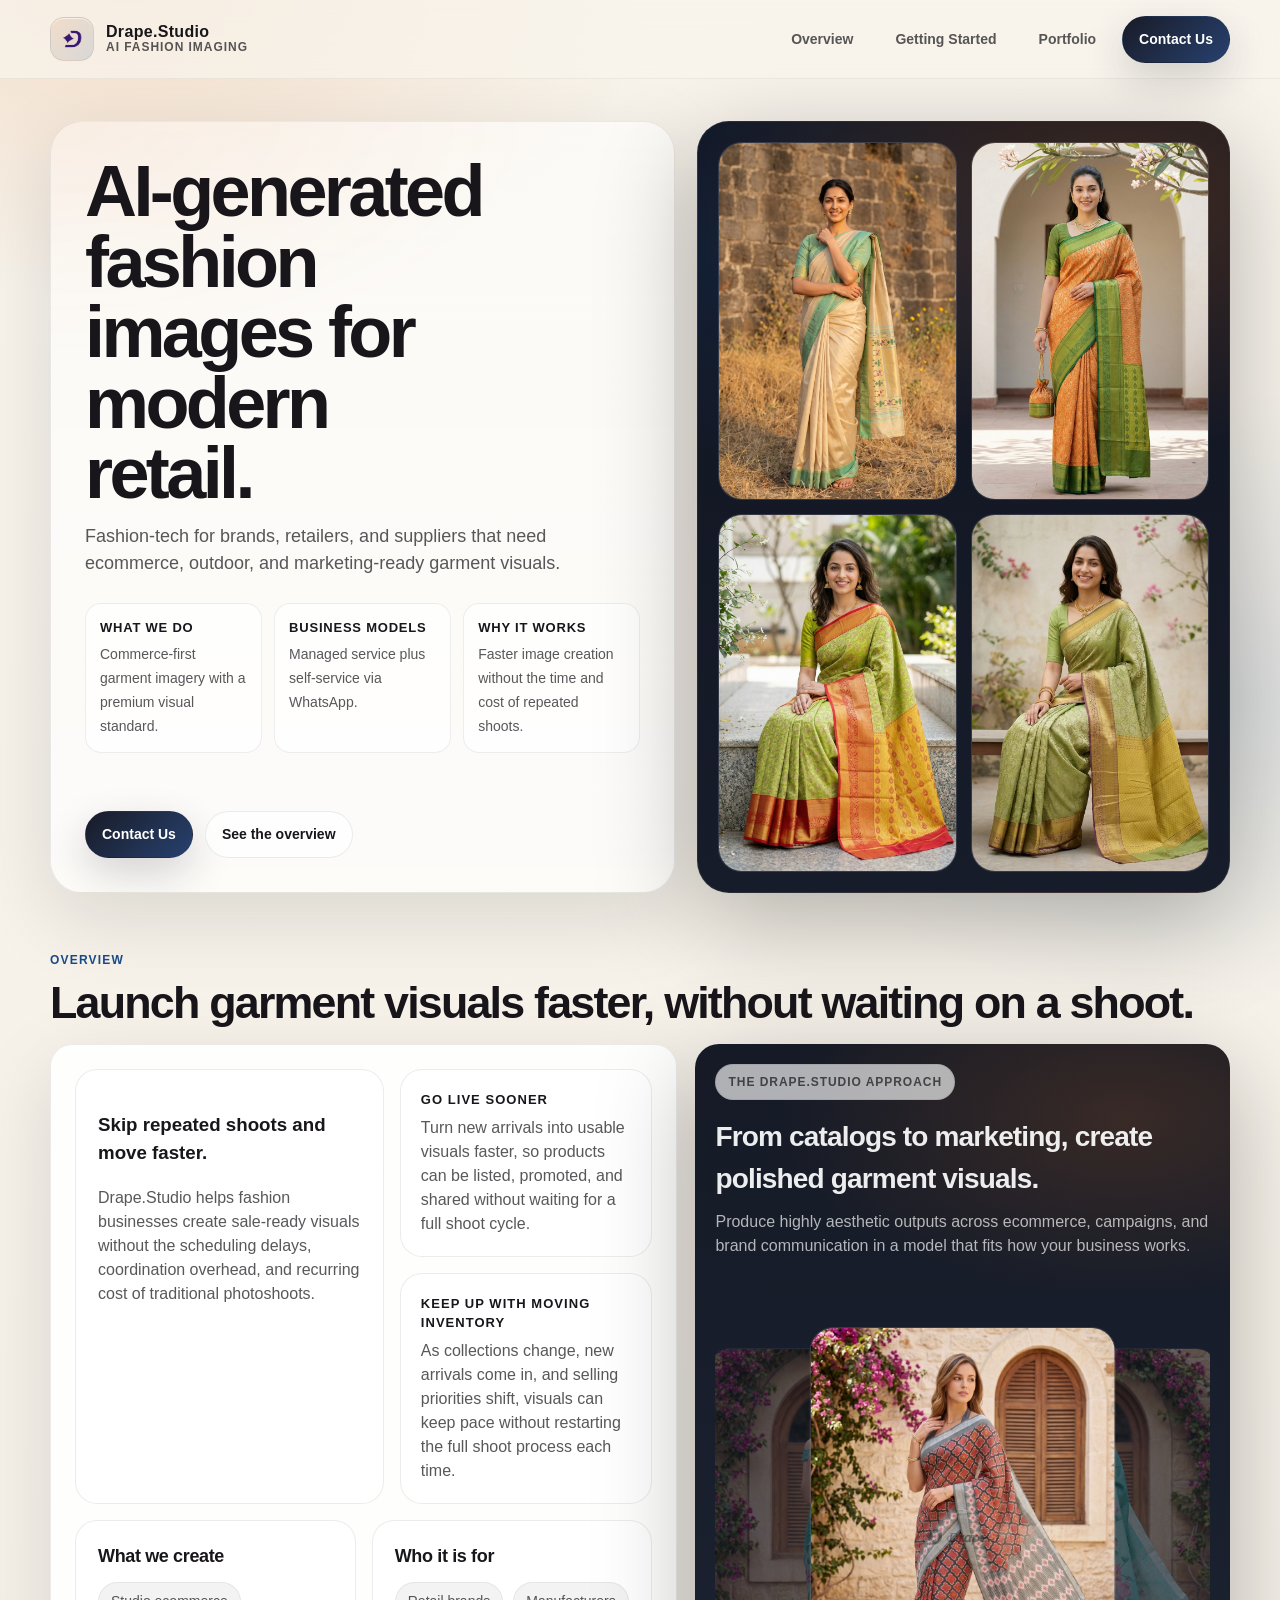
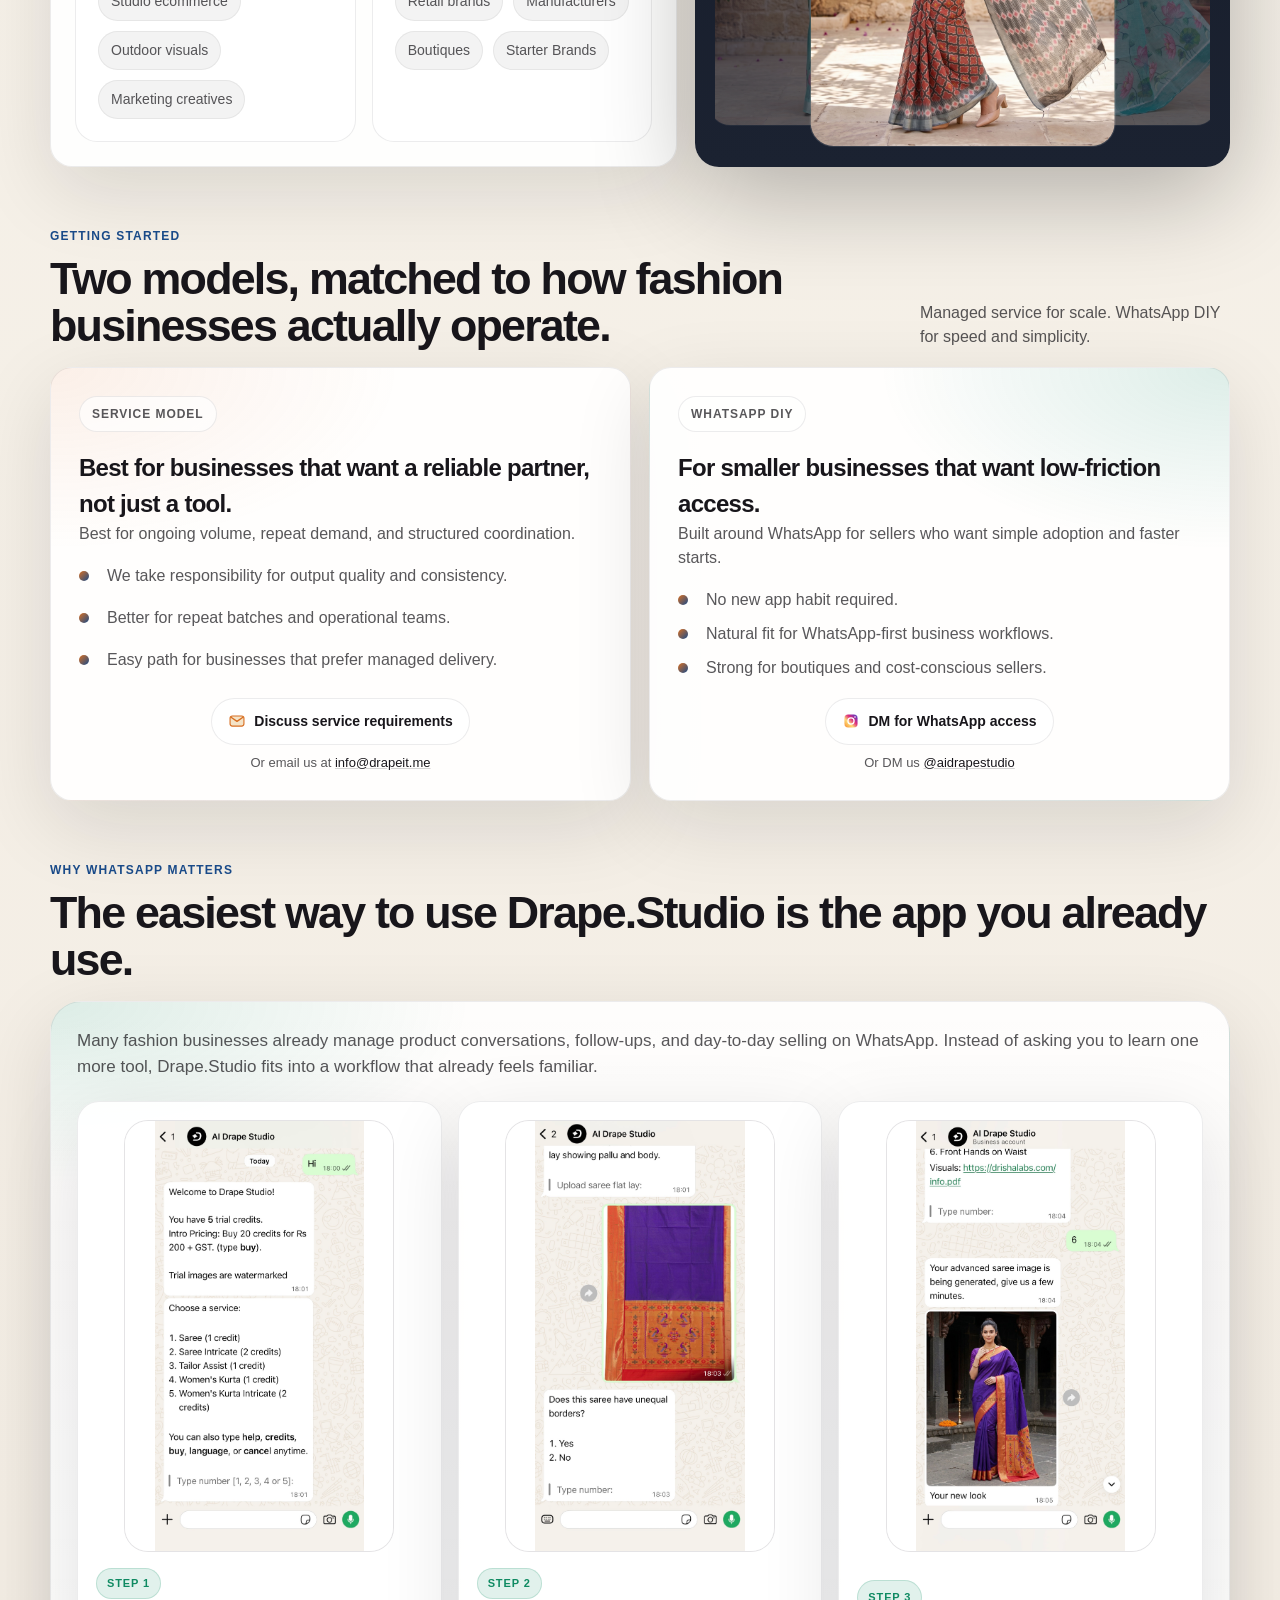
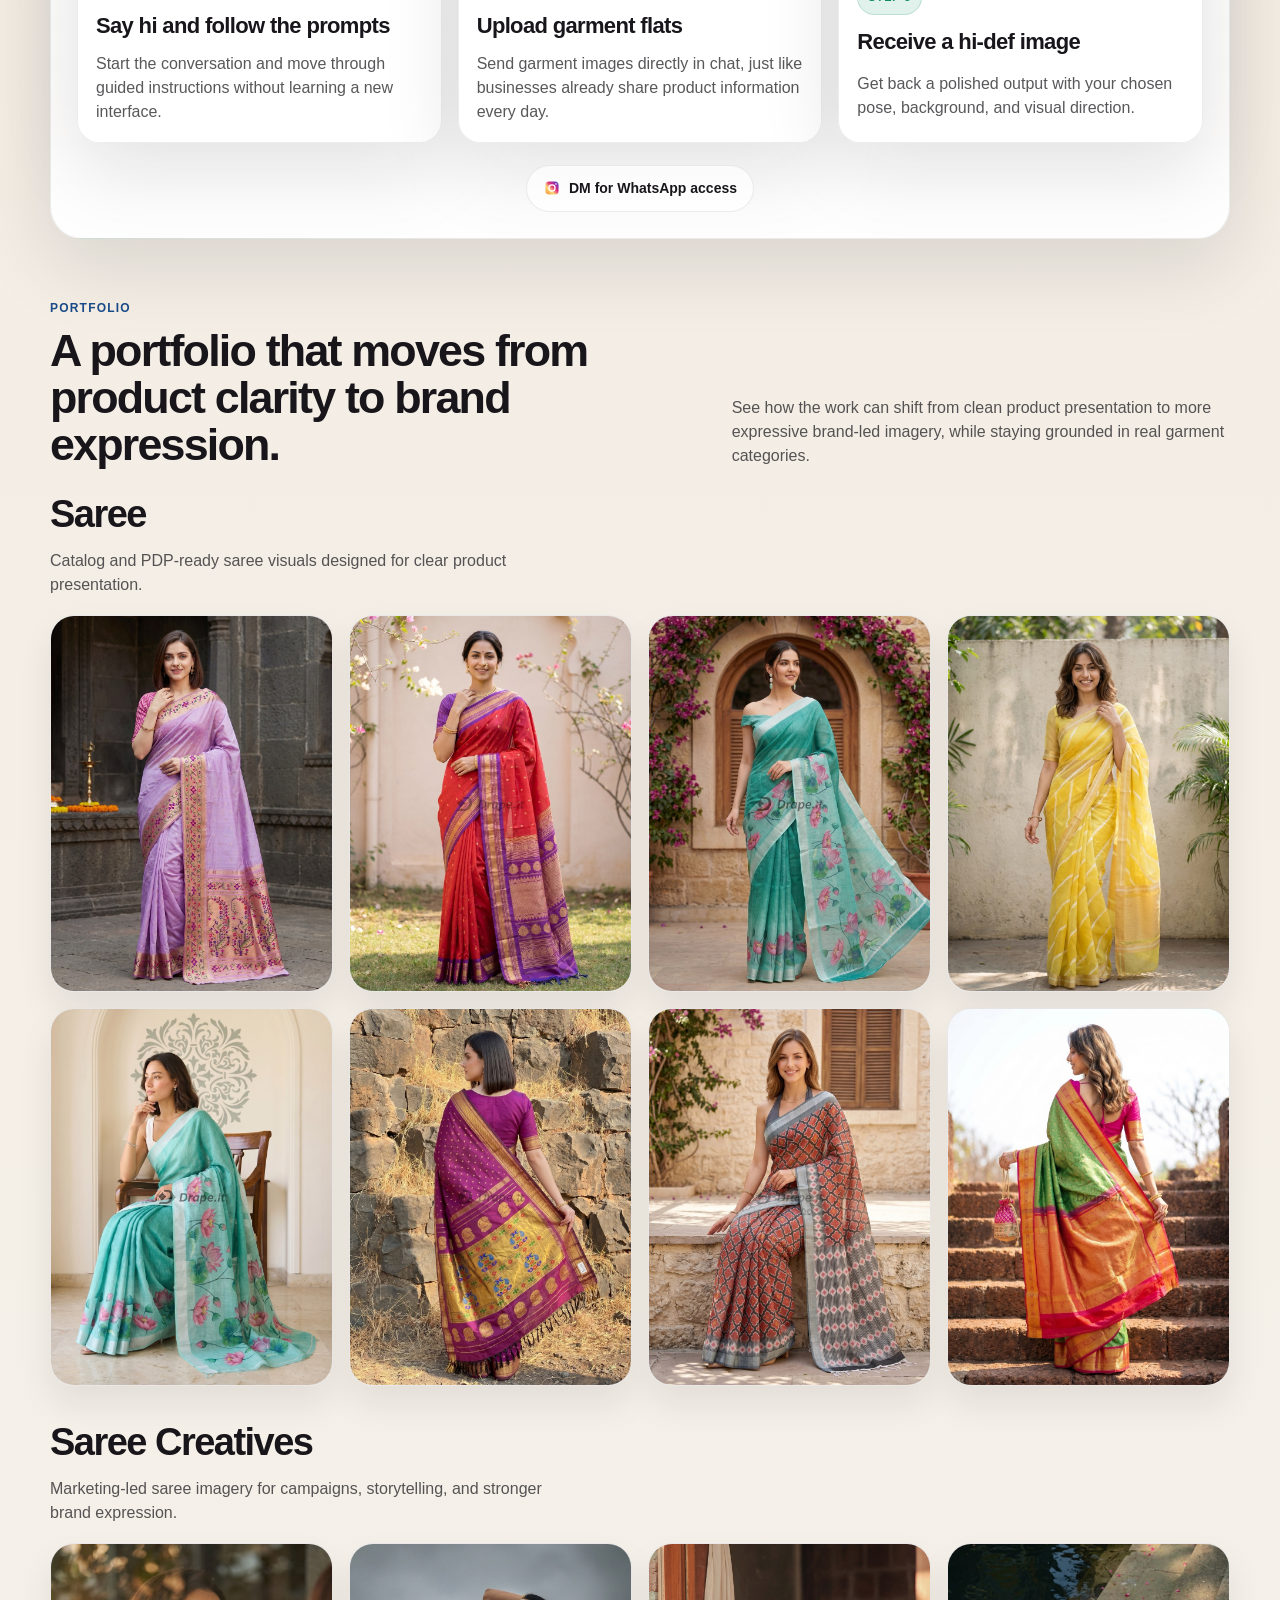
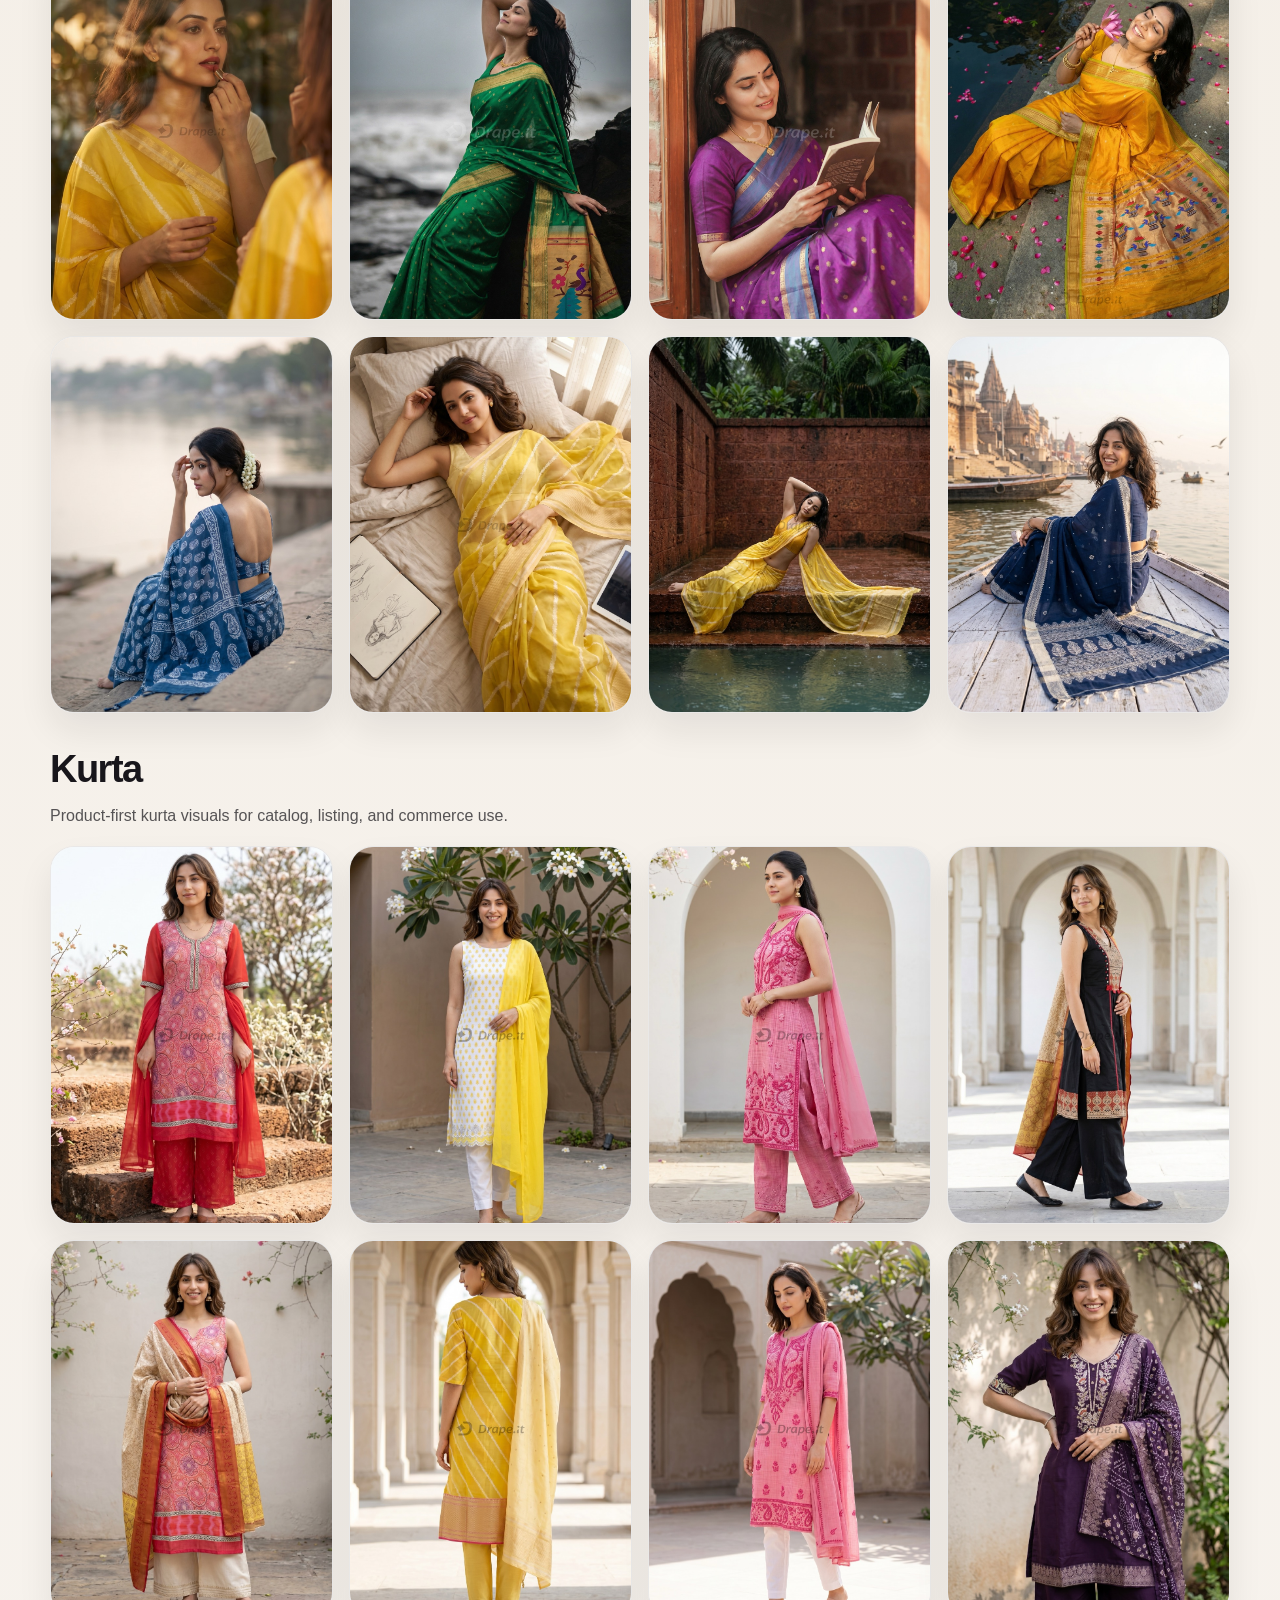
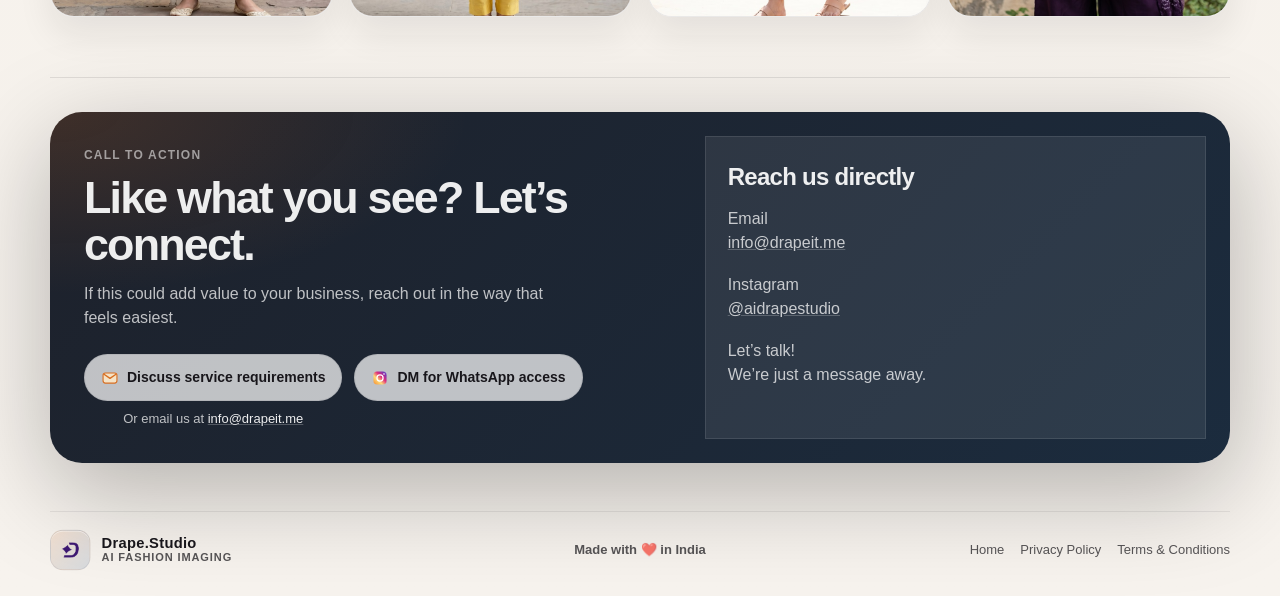
<file: docs/index.html>
<!DOCTYPE html>
<html lang="en">
<head>
  <meta charset="UTF-8" />
  <meta name="viewport" content="width=device-width, initial-scale=1.0" />
  <title>Drape.Studio - AI Fashion Imaging</title>
  <meta
    name="description"
    content="AI-generated ecommerce and marketing images for fashion businesses, starting with sarees and expanding to more garment categories."
  />
  <meta property="og:title" content="Drape.Studio - AI Fashion Imaging" />
  <meta
    property="og:description"
    content="AI-generated ecommerce and marketing images for fashion businesses, starting with sarees and expanding to more garment categories."
  />
  <meta property="og:type" content="website" />
  <meta property="og:image" content="./assets/icon/icon.png" />
  <link rel="icon" type="image/png" href="./assets/icon/icon.png" />
  <link rel="apple-touch-icon" href="./assets/icon/icon.png" />
  <link rel="stylesheet" href="./styles.css" />
</head>
<body id="top">
  <header class="topbar">
    <div class="wrap">
      <div class="topbar-inner">
        <a class="brand" href="./index.html">
          <span class="brand-badge">
            <img src="./assets/logo/logo.png" alt="Drape.Studio logo" />
          </span>
          <span class="brand-copy">
            <span>Drape.Studio</span>
            <small>AI Fashion Imaging</small>
          </span>
        </a>

        <nav class="nav" aria-label="Primary">
          <a class="nav-link" href="#overview">Overview</a>
          <a class="nav-link" href="#models">Getting Started</a>
          <a class="nav-link" href="#outputs">Portfolio</a>
          <a class="btn btn-primary" href="#contact">Contact Us</a>
        </nav>
      </div>
    </div>
  </header>

  <main>
    <section class="hero">
      <div class="wrap">
        <div class="hero-grid">
          <div class="panel hero-copy">
            <div>
              <h1>AI-generated fashion images for modern retail.</h1>
              <p class="lead">
                Fashion-tech for brands, retailers, and suppliers that need ecommerce, outdoor, and marketing-ready garment visuals.
              </p>

              <div class="hero-points">
                <div class="mini-card">
                  <strong>What we do</strong>
                  <span>Commerce-first garment imagery with a premium visual standard.</span>
                </div>
                <div class="mini-card">
                  <strong>Business models</strong>
                  <span>Managed service plus self-service via WhatsApp.</span>
                </div>
                <div class="mini-card">
                  <strong>Why it works</strong>
                  <span>Faster image creation without the time and cost of repeated shoots.</span>
                </div>
              </div>
            </div>

            <div>
              <div class="hero-actions">
                <a class="btn btn-primary" href="#contact">Contact Us</a>
                <a class="btn btn-secondary" href="#overview">See the overview</a>
              </div>
            </div>
          </div>

          <aside class="panel hero-visual" aria-label="Homepage visual preview">
            <div class="visual-grid">
              <div class="visual-stack">
                <div class="media-card portrait-hero">
                  <img src="./assets/hero/h1.jpg" alt="Studio visual" />
                </div>
                <div class="media-card portrait-hero">
                  <img src="./assets/hero/h2.jpg" alt="Studio visual" />
                </div>
              </div>

              <div class="visual-side">
                <div class="media-card portrait-hero">
                  <img src="./assets/hero/h3.jpg" alt="Studio visual" />
                </div>
                <div class="media-card portrait-hero">
                  <img src="./assets/hero/h4.jpg" alt="Studio visual" />
                </div>
              </div>
            </div>
          </aside>
        </div>
      </div>
    </section>

    <section id="overview" class="section">
      <div class="wrap">
        <div class="section-head">
          <div>
            <div class="section-kicker">Overview</div>
            <h2>Launch garment visuals faster, without waiting on a shoot.</h2>
          </div>
        </div>

        <div class="overview-shell">
          <div class="card overview-main">
            <div class="overview-copy">
              <div class="overview-lead">
                <h3>Skip repeated shoots and move faster.</h3>
                <p>Drape.Studio helps fashion businesses create sale-ready visuals without the scheduling delays, coordination overhead, and recurring cost of traditional photoshoots.</p>
              </div>
              <div class="overview-notes">
                <div class="overview-note">
                  <strong>Go live sooner</strong>
                  <p>Turn new arrivals into usable visuals faster, so products can be listed, promoted, and shared without waiting for a full shoot cycle.</p>
                </div>
                <div class="overview-note">
                  <strong>Keep up with moving inventory</strong>
                  <p>As collections change, new arrivals come in, and selling priorities shift, visuals can keep pace without restarting the full shoot process each time.</p>
                </div>
              </div>
            </div>

            <div class="overview-panels">
              <article class="overview-panel">
                <h3>What we create</h3>
                <div class="overview-tags">
                  <span class="overview-tag">Studio ecommerce</span>
                  <span class="overview-tag">Outdoor visuals</span>
                  <span class="overview-tag">Marketing creatives</span>
                </div>
              </article>

              <article class="overview-panel">
                <h3>Who it is for</h3>
                <div class="overview-list">
                  <span>Retail brands</span>
                  <span>Manufacturers</span>
                  <span>Boutiques</span>
                  <span>Starter Brands</span>
                </div>
              </article>
            </div>
          </div>

          <aside class="overview-feature">
            <span class="pill">The Drape.Studio approach</span>
            <div>
              <h3 style="margin: 0 0 10px; font-size: 28px; letter-spacing: -0.03em;">From catalogs to marketing, create polished garment visuals.</h3>
              <p>Produce highly aesthetic outputs across ecommerce, campaigns, and brand communication in a model that fits how your business works.</p>
            </div>
            <div class="overview-carousel" aria-label="Drape.Studio output carousel">
              <div class="media-card overview-carousel-slide is-active">
                <img src="./assets/overview/o1.jpg" alt="sample image" />
              </div>
              <div class="media-card overview-carousel-slide">
                <img src="./assets/overview/o2.jpg" alt="sample image" />
              </div>
              <div class="media-card overview-carousel-slide">
                <img src="./assets/overview/o3.jpg" alt="sample image" />
              </div>
              <div class="media-card overview-carousel-slide">
                <img src="./assets/overview/o4.jpg" alt="sample image" />
              </div>
            </div>
          </aside>
        </div>
      </div>
    </section>

    <section id="models" class="section">
      <div class="wrap">
        <div class="section-head">
          <div>
            <div class="section-kicker">Getting started</div>
            <h2>Two models, matched to how fashion businesses actually operate.</h2>
          </div>
          <p class="section-copy">
            Managed service for scale. WhatsApp DIY for speed and simplicity.
          </p>
        </div>

        <div class="models">
          <article class="card model-card service">
            <span class="pill">Service model</span>
            <div>
              <h3>Best for businesses that want a reliable partner, not just a tool.</h3>
              <p>
                Best for ongoing volume, repeat demand, and structured coordination.
              </p>
            </div>
            <div class="model-list">
              <div class="model-item">We take responsibility for output quality and consistency.</div>
              <div class="model-item">Better for repeat batches and operational teams.</div>
              <div class="model-item">Easy path for businesses that prefer managed delivery.</div>
            </div>
            <div class="model-cta-block">
              <div class="model-actions">
                <a class="btn btn-secondary" href="mailto:info@drapeit.me?subject=Drape.Studio%20Service%20Model%20Inquiry">
                  <span class="btn-icon" aria-hidden="true">
                    <svg viewBox="0 0 24 24" fill="none">
                      <rect x="2.75" y="5.25" width="18.5" height="13.5" rx="3" fill="#f4e3c7"/>
                      <path d="M4.5 7.25 12 12.5l7.5-5.25" stroke="#d86f22" stroke-width="1.8" stroke-linecap="round" stroke-linejoin="round"/>
                      <rect x="2.75" y="5.25" width="18.5" height="13.5" rx="3" stroke="#d86f22" stroke-width="1.5"/>
                    </svg>
                  </span>
                  <span>Discuss service requirements</span>
                </a>
              </div>
              <p class="email-fallback-note">Or email us at <a href="mailto:info@drapeit.me">info@drapeit.me</a></p>
            </div>
          </article>

          <article class="card model-card whatsapp">
            <span class="pill">WhatsApp DIY</span>
            <div>
              <h3>For smaller businesses that want low-friction access.</h3>
              <p>
                Built around WhatsApp for sellers who want simple adoption and faster starts.
              </p>
            </div>
            <div class="model-list">
              <div class="model-item">No new app habit required.</div>
              <div class="model-item">Natural fit for WhatsApp-first business workflows.</div>
              <div class="model-item">Strong for boutiques and cost-conscious sellers.</div>
            </div>
            <div class="model-cta-block">
              <div class="model-actions">
                <a class="btn btn-secondary" href="https://www.instagram.com/aidrapestudio/" target="_blank" rel="noreferrer">
                  <span class="btn-icon" aria-hidden="true">
                    <svg viewBox="0 0 24 24" fill="none">
                      <defs>
                        <linearGradient id="instagramGradient" x1="3" y1="21" x2="21" y2="3" gradientUnits="userSpaceOnUse">
                          <stop offset="0" stop-color="#f58529"/>
                          <stop offset="0.35" stop-color="#feda77"/>
                          <stop offset="0.6" stop-color="#dd2a7b"/>
                          <stop offset="0.82" stop-color="#8134af"/>
                          <stop offset="1" stop-color="#515bd4"/>
                        </linearGradient>
                      </defs>
                      <rect x="3.25" y="3.25" width="17.5" height="17.5" rx="5" fill="url(#instagramGradient)"/>
                      <circle cx="12" cy="12" r="4.1" stroke="#ffffff" stroke-width="1.7"/>
                      <circle cx="17.35" cy="6.65" r="1.1" fill="#ffffff"/>
                    </svg>
                  </span>
                  <span>DM for WhatsApp access</span>
                </a>
              </div>
              <p class="email-fallback-note">Or DM us <a href="https://www.instagram.com/aidrapestudio/" target="_blank" rel="noreferrer">@aidrapestudio</a></p>
            </div>
          </article>
        </div>
      </div>
    </section>

    <section class="section">
      <div class="wrap">
        <div class="section-head">
          <div>
            <div class="section-kicker">Why WhatsApp matters</div>
            <h2>The easiest way to use Drape.Studio is the app you already use.</h2>
          </div>
        </div>

        <div class="whatsapp-band">
          <p class="whatsapp-intro">
            Many fashion businesses already manage product conversations, follow-ups, and day-to-day selling on WhatsApp. Instead of asking you to learn one more tool, Drape.Studio fits into a workflow that already feels familiar.
          </p>

          <div class="whatsapp-steps">
            <article class="card whatsapp-step">
              <div class="media-card whatsapp-shot">
                <img src="./assets/whatsapp/w1.jpg" alt="WhatsApp step one" />
              </div>
              <div class="whatsapp-step-copy">
                <span class="whatsapp-step-number">Step 1</span>
                <h3>Say hi and follow the prompts</h3>
                <p>Start the conversation and move through guided instructions without learning a new interface.</p>
              </div>
            </article>

            <article class="card whatsapp-step">
              <div class="media-card whatsapp-shot">
                <img src="./assets/whatsapp/w2.jpg" alt="WhatsApp step two" />
              </div>
              <div class="whatsapp-step-copy">
                <span class="whatsapp-step-number">Step 2</span>
                <h3>Upload garment flats</h3>
                <p>Send garment images directly in chat, just like businesses already share product information every day.</p>
              </div>
            </article>

            <article class="card whatsapp-step">
              <div class="media-card whatsapp-shot">
                <img src="./assets/whatsapp/w3.jpg" alt="WhatsApp step three" />
              </div>
              <div class="whatsapp-step-copy">
                <span class="whatsapp-step-number">Step 3</span>
                <h3>Receive a hi-def image</h3>
                <p>Get back a polished output with your chosen pose, background, and visual direction.</p>
              </div>
            </article>
          </div>

          <div class="whatsapp-actions">
            <a class="btn btn-secondary" href="https://www.instagram.com/aidrapestudio/" target="_blank" rel="noreferrer">
              <span class="btn-icon" aria-hidden="true">
                <svg viewBox="0 0 24 24" fill="none">
                  <defs>
                    <linearGradient id="instagramGradientWhatsapp" x1="3" y1="21" x2="21" y2="3" gradientUnits="userSpaceOnUse">
                      <stop offset="0" stop-color="#f58529"/>
                      <stop offset="0.35" stop-color="#feda77"/>
                      <stop offset="0.6" stop-color="#dd2a7b"/>
                      <stop offset="0.82" stop-color="#8134af"/>
                      <stop offset="1" stop-color="#515bd4"/>
                    </linearGradient>
                  </defs>
                  <rect x="3.25" y="3.25" width="17.5" height="17.5" rx="5" fill="url(#instagramGradientWhatsapp)"/>
                  <circle cx="12" cy="12" r="4.1" stroke="#ffffff" stroke-width="1.7"/>
                  <circle cx="17.35" cy="6.65" r="1.1" fill="#ffffff"/>
                </svg>
              </span>
              <span>DM for WhatsApp access</span>
            </a>
          </div>
        </div>
      </div>
    </section>

    <section id="outputs" class="section">
      <div class="wrap">
        <div class="section-head">
          <div>
            <div class="section-kicker">Portfolio</div>
            <h2>A portfolio that moves from product clarity to brand expression.</h2>
          </div>
          <p class="section-copy">
            See how the work can shift from clean product presentation to more expressive brand-led imagery, while staying grounded in real garment categories.
          </p>
        </div>

        <div class="portfolio-groups">
          <section class="portfolio-group">
            <div class="portfolio-group-head">
              <div>
                <h3>Saree</h3>
                <p>Catalog and PDP-ready saree visuals designed for clear product presentation.</p>
              </div>
            </div>
            <div class="portfolio-grid">
              <figure class="portfolio-tile"><img src="./assets/portfolio/saree/ps_1.jpg" alt="Saree portfolio visual 1" /></figure>
              <figure class="portfolio-tile"><img src="./assets/portfolio/saree/ps_2.jpg" alt="Saree portfolio visual 2" /></figure>
              <figure class="portfolio-tile"><img src="./assets/portfolio/saree/ps_3.jpg" alt="Saree portfolio visual 3" /></figure>
              <figure class="portfolio-tile"><img src="./assets/portfolio/saree/ps_4.jpg" alt="Saree portfolio visual 4" /></figure>
              <figure class="portfolio-tile"><img src="./assets/portfolio/saree/ps_5.jpg" alt="Saree portfolio visual 5" /></figure>
              <figure class="portfolio-tile"><img src="./assets/portfolio/saree/ps_6.jpg" alt="Saree portfolio visual 6" /></figure>
              <figure class="portfolio-tile"><img src="./assets/portfolio/saree/ps_7.jpg" alt="Saree portfolio visual 7" /></figure>
              <figure class="portfolio-tile"><img src="./assets/portfolio/saree/ps_8.jpg" alt="Saree portfolio visual 8" /></figure>
            </div>
          </section>

          <section class="portfolio-group">
            <div class="portfolio-group-head">
              <div>
                <h3>Saree Creatives</h3>
                <p>Marketing-led saree imagery for campaigns, storytelling, and stronger brand expression.</p>
              </div>
            </div>
            <div class="portfolio-grid">
              <figure class="portfolio-tile"><img src="./assets/portfolio/saree_creatives/p_sc_1.jpg" alt="Saree creative visual 1" /></figure>
              <figure class="portfolio-tile"><img src="./assets/portfolio/saree_creatives/p_sc_2.jpg" alt="Saree creative visual 2" /></figure>
              <figure class="portfolio-tile"><img src="./assets/portfolio/saree_creatives/p_sc_3.jpg" alt="Saree creative visual 3" /></figure>
              <figure class="portfolio-tile"><img src="./assets/portfolio/saree_creatives/p_sc_4.jpg" alt="Saree creative visual 4" /></figure>
              <figure class="portfolio-tile"><img src="./assets/portfolio/saree_creatives/p_sc_5.jpg" alt="Saree creative visual 5" /></figure>
              <figure class="portfolio-tile"><img src="./assets/portfolio/saree_creatives/p_sc_6.jpg" alt="Saree creative visual 6" /></figure>
              <figure class="portfolio-tile"><img src="./assets/portfolio/saree_creatives/p_sc_7.jpg" alt="Saree creative visual 7" /></figure>
              <figure class="portfolio-tile"><img src="./assets/portfolio/saree_creatives/p_sc_8.jpg" alt="Saree creative visual 8" /></figure>
            </div>
          </section>

          <section class="portfolio-group">
            <div class="portfolio-group-head">
              <div>
                <h3>Kurta</h3>
                <p>Product-first kurta visuals for catalog, listing, and commerce use.</p>
              </div>
            </div>
            <div class="portfolio-grid">
              <figure class="portfolio-tile"><img src="./assets/portfolio/women_kurta/p_wk_1.jpg" alt="Kurta portfolio placeholder 1" /></figure>
              <figure class="portfolio-tile"><img src="./assets/portfolio/women_kurta/p_wk_2.jpg" alt="Kurta portfolio placeholder 2" /></figure>
              <figure class="portfolio-tile"><img src="./assets/portfolio/women_kurta/p_wk_3.jpg" alt="Kurta portfolio placeholder 3" /></figure>
              <figure class="portfolio-tile"><img src="./assets/portfolio/women_kurta/p_wk_4.jpg" alt="Kurta portfolio placeholder 4" /></figure>
              <figure class="portfolio-tile"><img src="./assets/portfolio/women_kurta/p_wk_5.jpg" alt="Kurta portfolio placeholder 5" /></figure>
              <figure class="portfolio-tile"><img src="./assets/portfolio/women_kurta/p_wk_6.jpg" alt="Kurta portfolio placeholder 6" /></figure>
              <figure class="portfolio-tile"><img src="./assets/portfolio/women_kurta/p_wk_7.jpg" alt="Kurta portfolio placeholder 7" /></figure>
              <figure class="portfolio-tile"><img src="./assets/portfolio/women_kurta/p_wk_8.jpg" alt="Kurta portfolio placeholder 8" /></figure>
            </div>
          </section>
        </div>
      </div>
    </section>

    <section id="contact" class="section section-contact">
      <div class="wrap">
        <div class="cta-panel">
          <div class="cta-copy">
            <div class="section-kicker" style="color: rgba(255,255,255,0.55);">Call to action</div>
            <h2>Like what you see? Let’s connect.</h2>
            <p>
              If this could add value to your business, reach out in the way that feels easiest.
            </p>
            <div class="cta-actions">
              <div class="cta-action-block">
                <a class="btn btn-secondary" href="mailto:info@drapeit.me?subject=Drape.Studio%20Service%20Model%20Inquiry">
                  <span class="btn-icon" aria-hidden="true">
                    <svg viewBox="0 0 24 24" fill="none">
                      <rect x="2.75" y="5.25" width="18.5" height="13.5" rx="3" fill="#f4e3c7"/>
                      <path d="M4.5 7.25 12 12.5l7.5-5.25" stroke="#d86f22" stroke-width="1.8" stroke-linecap="round" stroke-linejoin="round"/>
                      <rect x="2.75" y="5.25" width="18.5" height="13.5" rx="3" stroke="#d86f22" stroke-width="1.5"/>
                    </svg>
                  </span>
                  <span>Discuss service requirements</span>
                </a>
                <p class="email-fallback-note">Or email us at <a href="mailto:info@drapeit.me">info@drapeit.me</a></p>
              </div>
              <a class="btn btn-secondary" href="https://www.instagram.com/aidrapestudio/" target="_blank" rel="noreferrer">
                <span class="btn-icon" aria-hidden="true">
                  <svg viewBox="0 0 24 24" fill="none">
                    <defs>
                      <linearGradient id="instagramGradientContact" x1="3" y1="21" x2="21" y2="3" gradientUnits="userSpaceOnUse">
                        <stop offset="0" stop-color="#f58529"/>
                        <stop offset="0.35" stop-color="#feda77"/>
                        <stop offset="0.6" stop-color="#dd2a7b"/>
                        <stop offset="0.82" stop-color="#8134af"/>
                        <stop offset="1" stop-color="#515bd4"/>
                      </linearGradient>
                    </defs>
                    <rect x="3.25" y="3.25" width="17.5" height="17.5" rx="5" fill="url(#instagramGradientContact)"/>
                    <circle cx="12" cy="12" r="4.1" stroke="#ffffff" stroke-width="1.7"/>
                    <circle cx="17.35" cy="6.65" r="1.1" fill="#ffffff"/>
                  </svg>
                </span>
                <span>DM for WhatsApp access</span>
              </a>
            </div>
          </div>

          <aside class="contact-card">
            <h3>Reach us directly</h3>
            <p style="margin-top: 12px;">Email</p>
            <p><a href="mailto:info@drapeit.me">info@drapeit.me</a></p>
            <p style="margin-top: 18px;">Instagram</p>
            <p><a href="https://www.instagram.com/aidrapestudio/" target="_blank" rel="noreferrer">@aidrapestudio</a></p>
            <p style="margin-top: 18px;">Let’s talk!</p>
            <p>We’re just a message away.</p>
          </aside>
        </div>
      </div>
    </section>
  </main>

  <footer>
    <div class="wrap footer-shell">
      <div class="footer-grid">
        <div class="footer-brand">
          <a class="brand" href="./index.html">
            <span class="brand-badge">
              <img src="./assets/logo/logo.png" alt="Drape.Studio logo" />
            </span>
            <span class="brand-copy">
              <span>Drape.Studio</span>
              <small>AI Fashion Imaging</small>
            </span>
          </a>
        </div>

        <div class="footer-made">
          Made with ❤️ in India
        </div>

        <div class="footer-links">
          <a href="#top">Home</a>
          <a href="./privacy.html">Privacy Policy</a>
          <a href="./terms.html">Terms &amp; Conditions</a>
        </div>
      </div>
    </div>
  </footer>
  <script src="./script.js"></script>
</body>
</html>
</file>
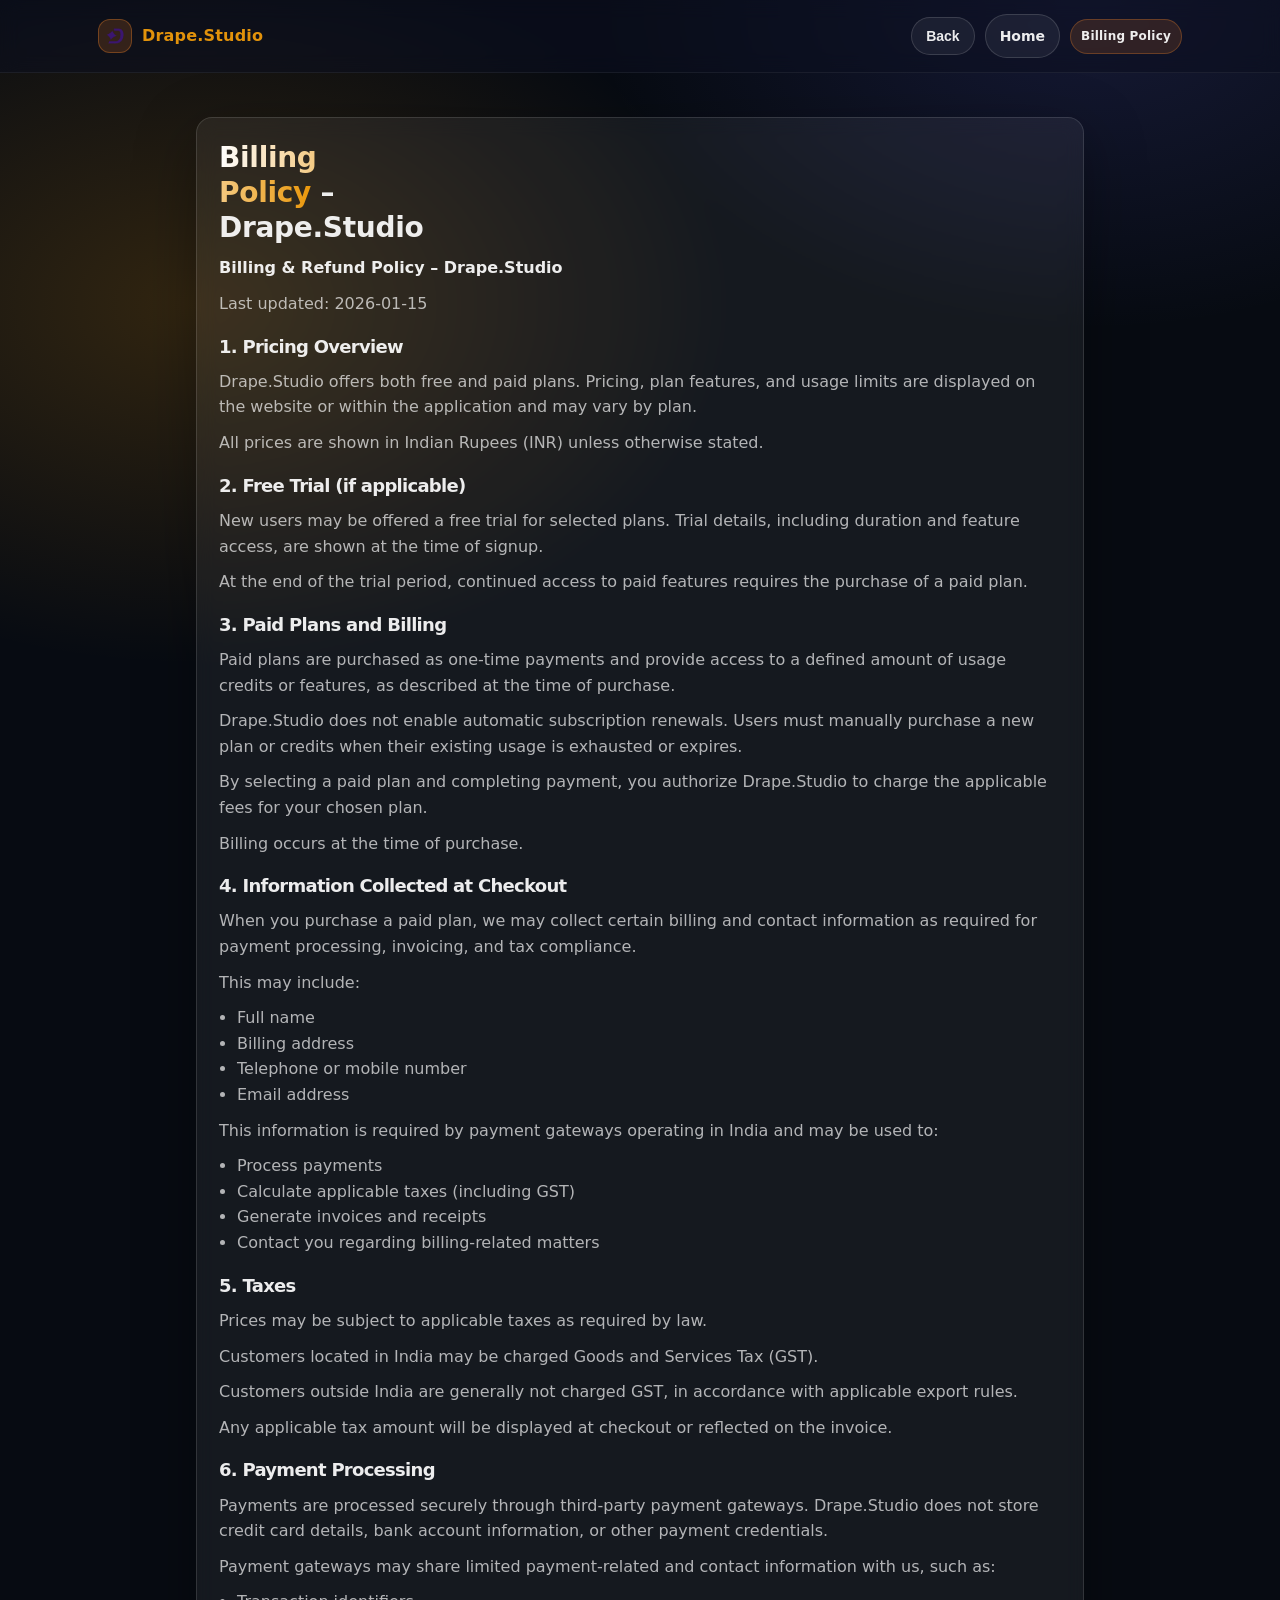
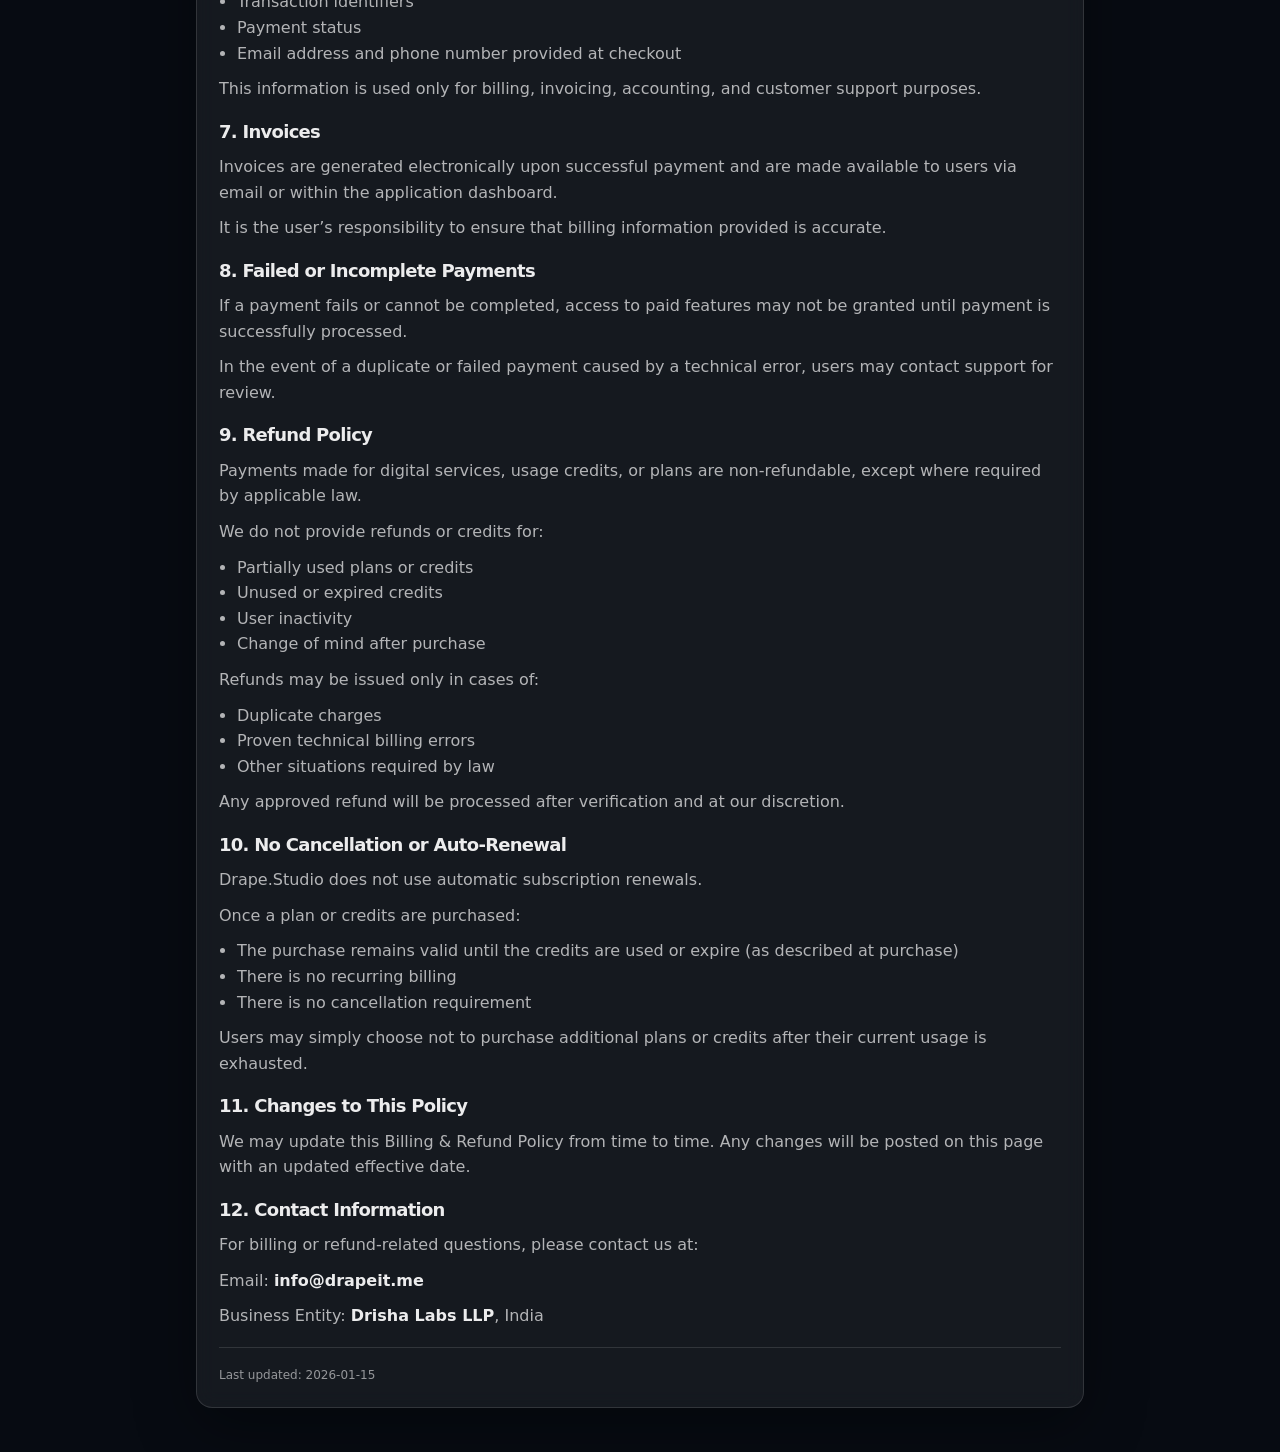
<file: docs/billing.html>
<!doctype html>
<html lang="en">
  <head>
    <meta charset="utf-8" />
    <meta name="viewport" content="width=device-width, initial-scale=1" />
    <title>Billing Policy &ndash; Drape.Studio</title>
    <link rel="icon" type="image/png" href="./assets/logo/logo.png" />
    <link rel="apple-touch-icon" href="./assets/logo/logo.png" />
    <link rel="stylesheet" href="./styles.css" />
    <style>
      :root {
        --bg: #070b12;
        --panel: rgba(255, 255, 255, 0.06);
        --border: rgba(255, 255, 255, 0.12);
        --text: rgba(255, 255, 255, 0.92);
        --muted: rgba(255, 255, 255, 0.68);
        --accent: #f59e0b;
      }
      * { box-sizing: border-box; }
      body {
        margin: 0;
        font-family: system-ui, -apple-system, Segoe UI, Roboto, Arial, sans-serif;
        line-height: 1.6;
        background: radial-gradient(900px 600px at 15% 10%, rgba(245, 158, 11, 0.18), transparent 60%),
          radial-gradient(900px 600px at 85% 0%, rgba(99, 102, 241, 0.16), transparent 55%),
          var(--bg);
        color: var(--text);
      }
      a { color: rgba(245, 158, 11, 0.92); text-decoration: none; }
      a:hover { text-decoration: underline; }
      .wrap {
        max-width: 920px;
        margin: 44px auto;
        padding: 0 16px;
      }
      .top {
        display: flex;
        align-items: center;
        justify-content: space-between;
        gap: 14px;
        margin-bottom: 16px;
      }
      .brand {
        display: inline-flex;
        align-items: center;
        gap: 10px;
        font-weight: 800;
        letter-spacing: 0.2px;
      }
      .dot {
        width: 10px;
        height: 10px;
        border-radius: 999px;
        background: var(--accent);
        box-shadow: 0 0 22px rgba(245, 158, 11, 0.35);
      }
      .card {
        border: 1px solid var(--border);
        background: var(--panel);
        border-radius: 16px;
        padding: 22px;
        box-shadow: 0 18px 60px rgba(0, 0, 0, 0.35);
        backdrop-filter: blur(10px);
      }
      h1 {
        margin: 0 0 10px 0;
        font-size: 28px;
        line-height: 1.25;
        letter-spacing: -0.3px;
      }
      h2 {
        margin: 18px 0 8px 0;
        font-size: 18px;
        line-height: 1.35;
      }
      .gradient {
        background: linear-gradient(90deg, #fff, rgba(245, 158, 11, 0.95));
        -webkit-background-clip: text;
        background-clip: text;
        color: transparent;
      }
      p { margin: 10px 0; color: var(--muted); }
      p strong, b { color: var(--text); }
      hr {
        border: none;
        border-top: 1px solid rgba(255, 255, 255, 0.12);
        margin: 18px 0;
      }
      ul {
        margin: 10px 0;
        padding-left: 18px;
        color: var(--muted);
      }
      .meta {
        display: flex;
        justify-content: space-between;
        gap: 12px;
        flex-wrap: wrap;
        color: rgba(255, 255, 255, 0.55);
        font-size: 12px;
      }
      .pill {
        display: inline-flex;
        align-items: center;
        gap: 8px;
        padding: 7px 10px;
        border-radius: 999px;
        border: 1px solid rgba(255, 255, 255, 0.14);
        background: rgba(255, 255, 255, 0.04);
        color: rgba(255, 255, 255, 0.72);
        font-size: 12px;
      }
    </style>
  </head>
  <body>
    <div class="ds-topbar">
      <div class="ds-wrap">
        <div class="ds-topbar-inner">
          <a href="/" class="ds-brand">
            <div class="ds-brand-badge"><img src="./assets/logo/logo.png" alt="Logo" style="width:24px; height:24px;" /></div>
            <div>Drape.Studio</div>
          </a>
          <div class="ds-nav-actions">
            <button class="ds-nav-btn" type="button" onclick="goBack()">Back</button>
            <a class="ds-nav-btn" href="/">Home</a>
            <span class="ds-nav-chip">Billing Policy</span>
          </div>
        </div>
      </div>
    </div>

    <div class="wrap">

      <div class="card">
        <h1><span class="gradient">Billing Policy</span> &ndash; Drape.Studio</h1>
        <p><b>Billing &amp; Refund Policy &ndash; Drape.Studio</b></p>
        <p>Last updated: 2026-01-15</p>

        <h2>1. Pricing Overview</h2>
        <p>Drape.Studio offers both free and paid plans. Pricing, plan features, and usage limits are displayed on the website or within the application and may vary by plan.</p>
        <p>All prices are shown in Indian Rupees (INR) unless otherwise stated.</p>

        <h2>2. Free Trial (if applicable)</h2>
        <p>New users may be offered a free trial for selected plans. Trial details, including duration and feature access, are shown at the time of signup.</p>
        <p>At the end of the trial period, continued access to paid features requires the purchase of a paid plan.</p>

        <h2>3. Paid Plans and Billing</h2>
        <p>Paid plans are purchased as one-time payments and provide access to a defined amount of usage credits or features, as described at the time of purchase.</p>
        <p>Drape.Studio does not enable automatic subscription renewals. Users must manually purchase a new plan or credits when their existing usage is exhausted or expires.</p>
        <p>By selecting a paid plan and completing payment, you authorize Drape.Studio to charge the applicable fees for your chosen plan.</p>
        <p>Billing occurs at the time of purchase.</p>

        <h2>4. Information Collected at Checkout</h2>
        <p>When you purchase a paid plan, we may collect certain billing and contact information as required for payment processing, invoicing, and tax compliance.</p>
        <p>This may include:</p>
        <ul>
          <li>Full name</li>
          <li>Billing address</li>
          <li>Telephone or mobile number</li>
          <li>Email address</li>
        </ul>
        <p>This information is required by payment gateways operating in India and may be used to:</p>
        <ul>
          <li>Process payments</li>
          <li>Calculate applicable taxes (including GST)</li>
          <li>Generate invoices and receipts</li>
          <li>Contact you regarding billing-related matters</li>
        </ul>

        <h2>5. Taxes</h2>
        <p>Prices may be subject to applicable taxes as required by law.</p>
        <p>Customers located in India may be charged Goods and Services Tax (GST).</p>
        <p>Customers outside India are generally not charged GST, in accordance with applicable export rules.</p>
        <p>Any applicable tax amount will be displayed at checkout or reflected on the invoice.</p>

        <h2>6. Payment Processing</h2>
        <p>Payments are processed securely through third-party payment gateways. Drape.Studio does not store credit card details, bank account information, or other payment credentials.</p>
        <p>Payment gateways may share limited payment-related and contact information with us, such as:</p>
        <ul>
          <li>Transaction identifiers</li>
          <li>Payment status</li>
          <li>Email address and phone number provided at checkout</li>
        </ul>
        <p>This information is used only for billing, invoicing, accounting, and customer support purposes.</p>

        <h2>7. Invoices</h2>
        <p>Invoices are generated electronically upon successful payment and are made available to users via email or within the application dashboard.</p>
        <p>It is the user&rsquo;s responsibility to ensure that billing information provided is accurate.</p>

        <h2>8. Failed or Incomplete Payments</h2>
        <p>If a payment fails or cannot be completed, access to paid features may not be granted until payment is successfully processed.</p>
        <p>In the event of a duplicate or failed payment caused by a technical error, users may contact support for review.</p>

        <h2>9. Refund Policy</h2>
        <p>Payments made for digital services, usage credits, or plans are non-refundable, except where required by applicable law.</p>
        <p>We do not provide refunds or credits for:</p>
        <ul>
          <li>Partially used plans or credits</li>
          <li>Unused or expired credits</li>
          <li>User inactivity</li>
          <li>Change of mind after purchase</li>
        </ul>
        <p>Refunds may be issued only in cases of:</p>
        <ul>
          <li>Duplicate charges</li>
          <li>Proven technical billing errors</li>
          <li>Other situations required by law</li>
        </ul>
        <p>Any approved refund will be processed after verification and at our discretion.</p>

        <h2>10. No Cancellation or Auto-Renewal</h2>
        <p>Drape.Studio does not use automatic subscription renewals.</p>
        <p>Once a plan or credits are purchased:</p>
        <ul>
          <li>The purchase remains valid until the credits are used or expire (as described at purchase)</li>
          <li>There is no recurring billing</li>
          <li>There is no cancellation requirement</li>
        </ul>
        <p>Users may simply choose not to purchase additional plans or credits after their current usage is exhausted.</p>

        <h2>11. Changes to This Policy</h2>
        <p>We may update this Billing &amp; Refund Policy from time to time. Any changes will be posted on this page with an updated effective date.</p>

        <h2>12. Contact Information</h2>
        <p>For billing or refund-related questions, please contact us at:</p>
        <p>Email: <b>info@drapeit.me</b></p>
        <p>Business Entity: <b>Drisha Labs LLP</b>, India</p>

        <hr />
        <div class="meta">
          <div>Last updated: 2026-01-15</div>
        </div>
      </div>
    </div>
    <script src="./script.js"></script>
  </body>
</html>
</file>
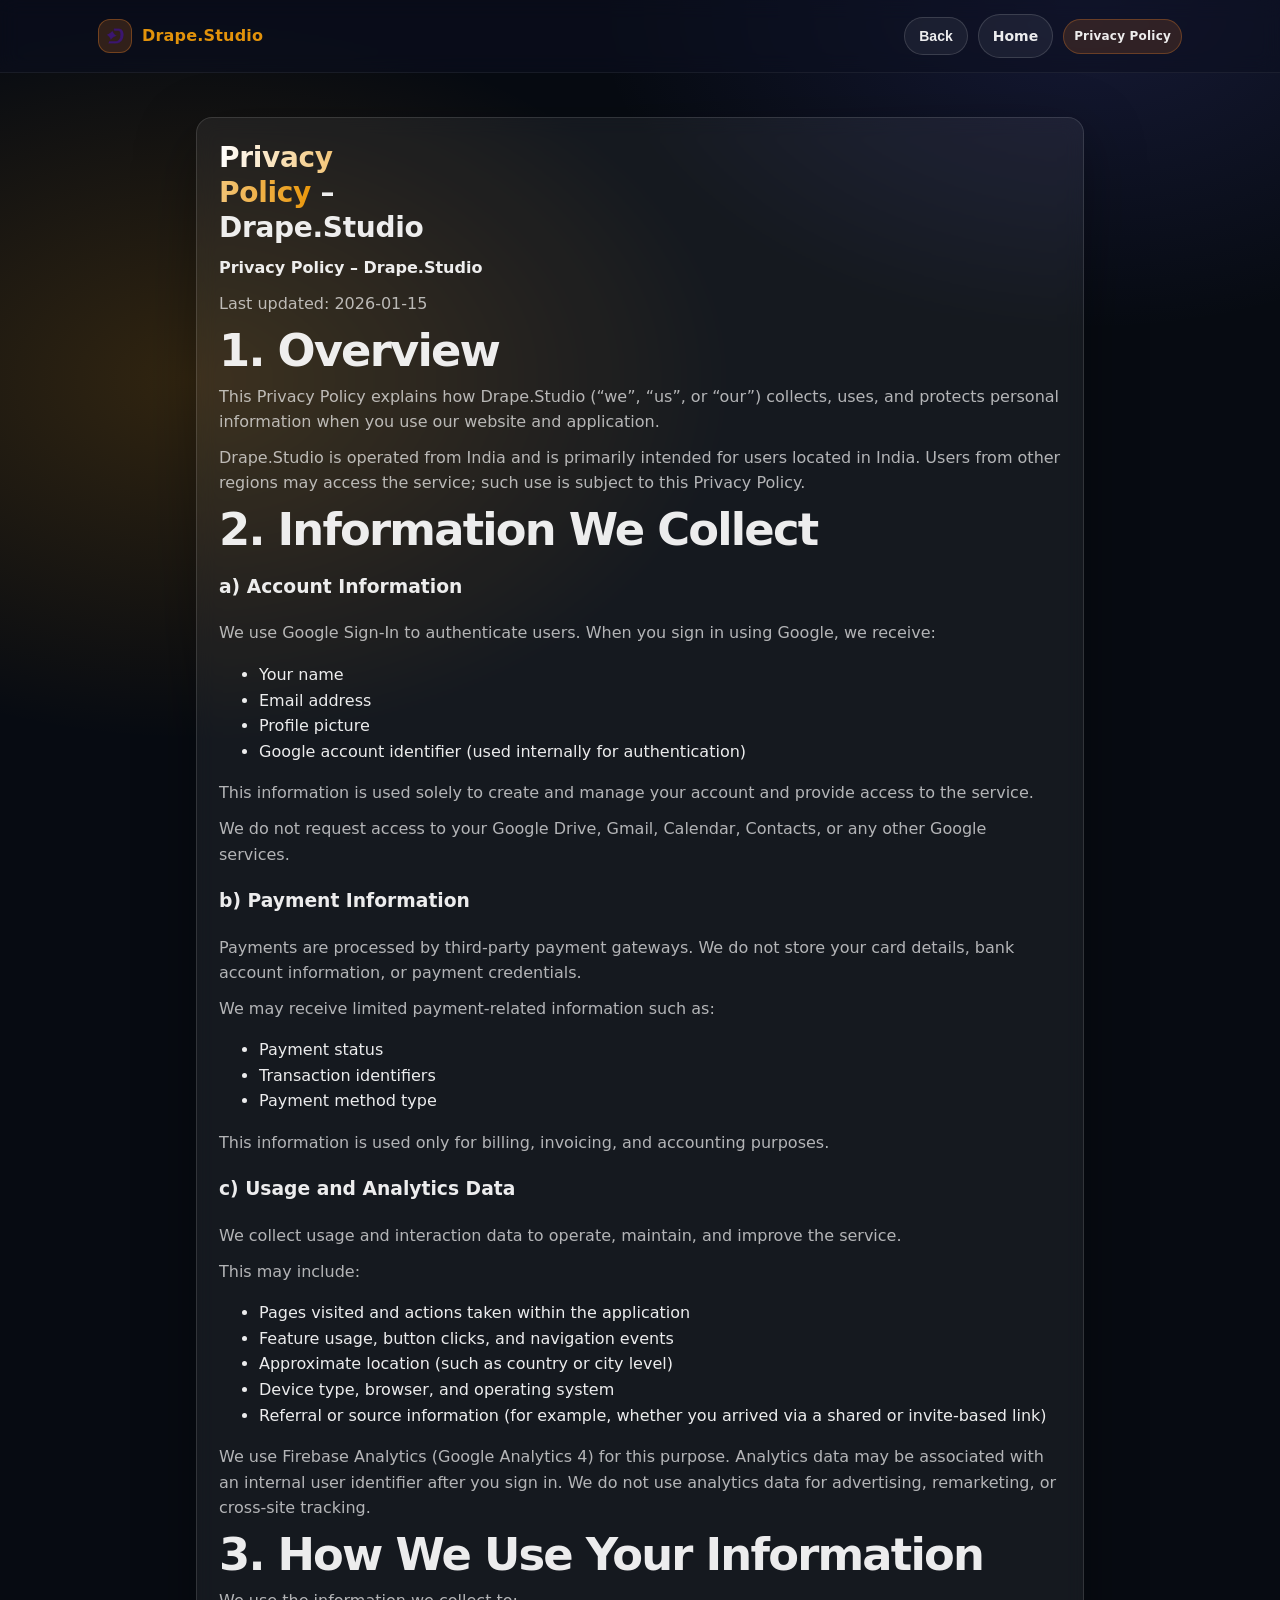
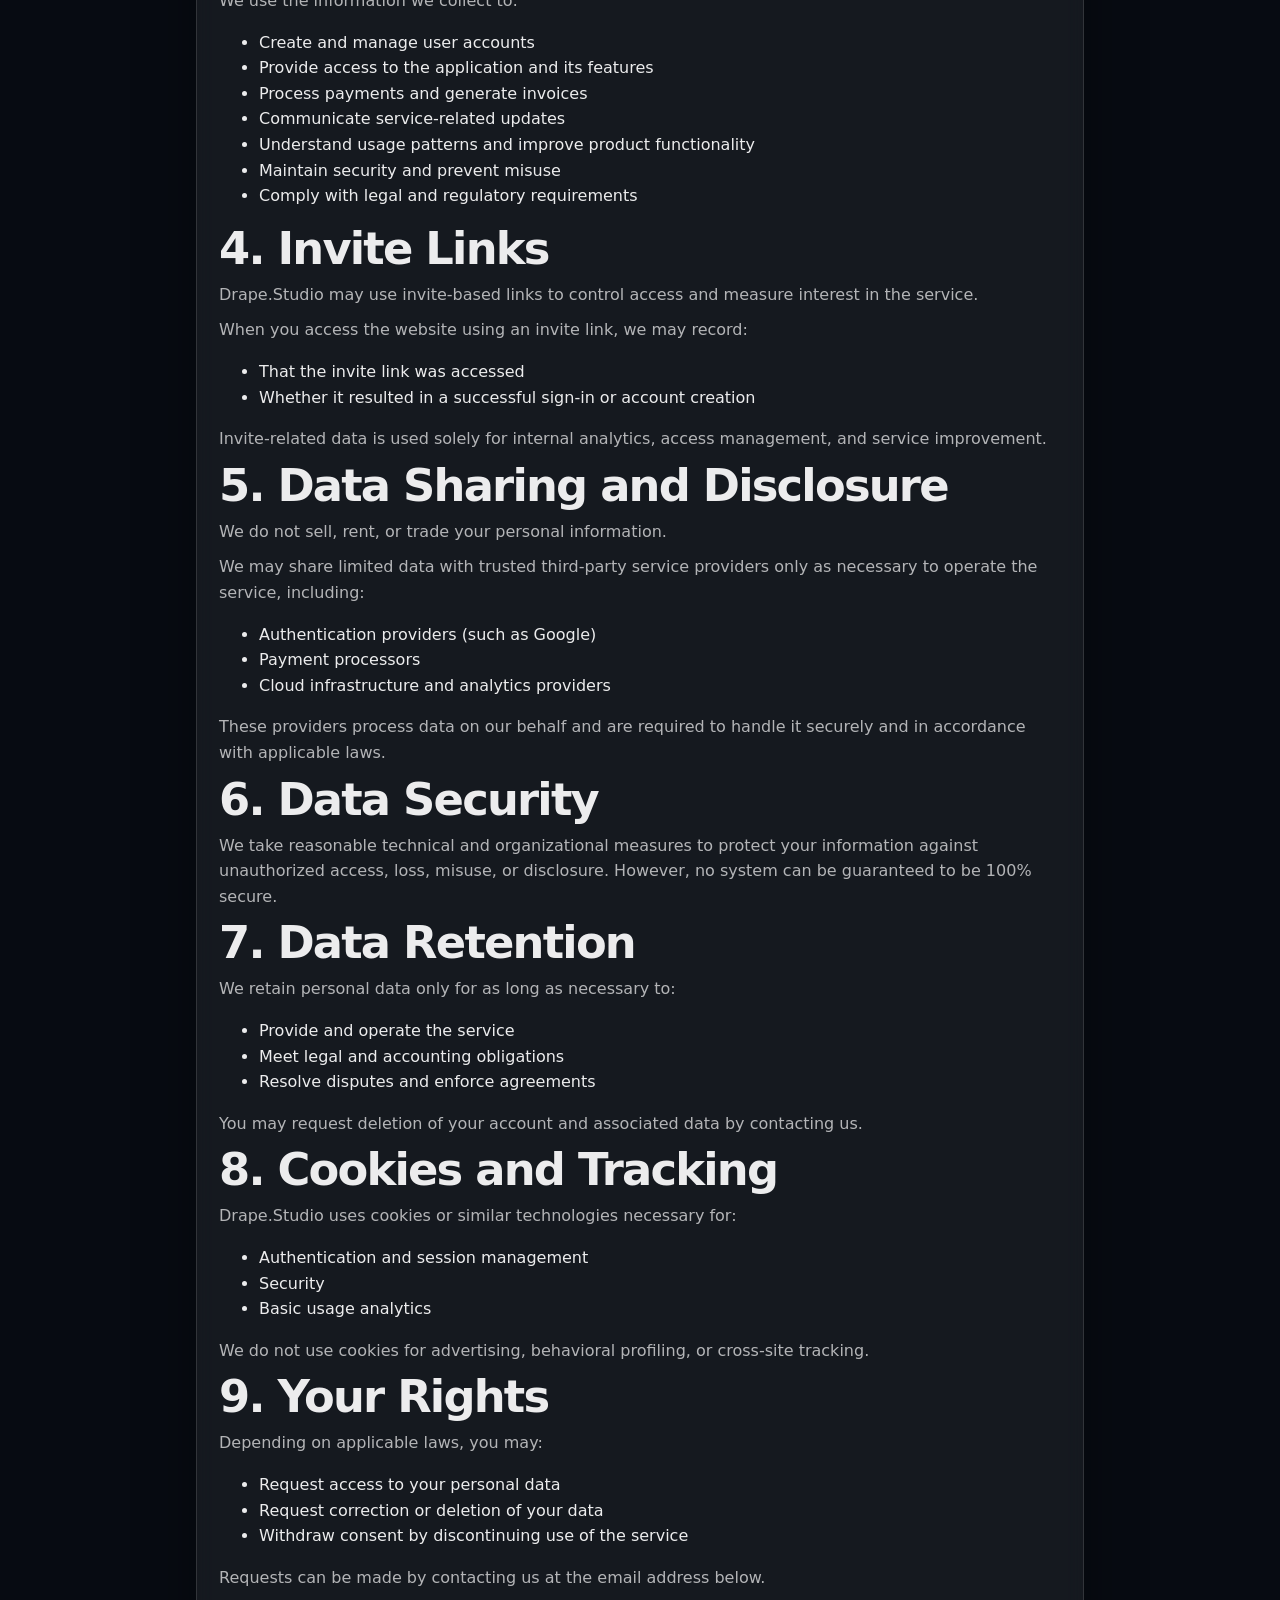
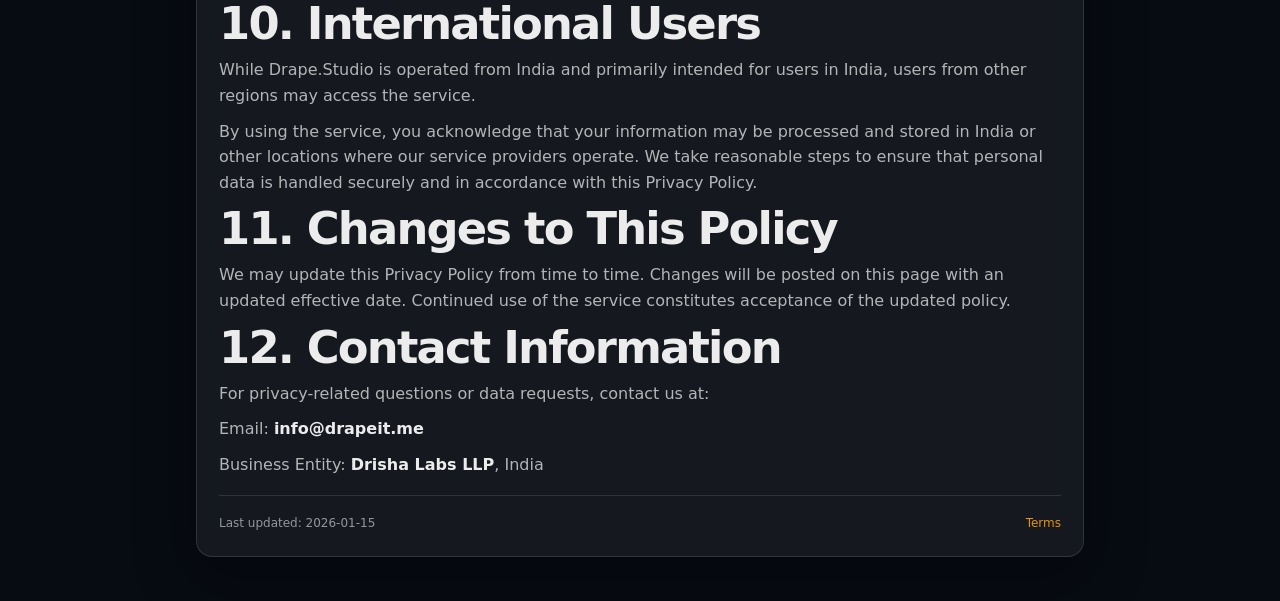
<file: docs/privacy.html>
<!doctype html>
<html lang="en">
  <head>
    <meta charset="utf-8" />
    <meta name="viewport" content="width=device-width, initial-scale=1" />
    <title>Privacy Policy &ndash; Drape.Studio</title>
    <link rel="icon" type="image/png" href="./assets/logo/logo.png" />
    <link rel="apple-touch-icon" href="./assets/logo/logo.png" />
    <link rel="stylesheet" href="./styles.css" />
    <style>
      :root {
        --bg: #070b12;
        --panel: rgba(255, 255, 255, 0.06);
        --border: rgba(255, 255, 255, 0.12);
        --text: rgba(255, 255, 255, 0.92);
        --muted: rgba(255, 255, 255, 0.68);
        --accent: #f59e0b;
      }
      * { box-sizing: border-box; }
      body {
        margin: 0;
        font-family: system-ui, -apple-system, Segoe UI, Roboto, Arial, sans-serif;
        line-height: 1.6;
        background: radial-gradient(900px 600px at 15% 10%, rgba(245, 158, 11, 0.18), transparent 60%),
          radial-gradient(900px 600px at 85% 0%, rgba(99, 102, 241, 0.16), transparent 55%),
          var(--bg);
        color: var(--text);
      }
      a { color: rgba(245, 158, 11, 0.92); text-decoration: none; }
      a:hover { text-decoration: underline; }
      .wrap {
        max-width: 920px;
        margin: 44px auto;
        padding: 0 16px;
      }
      .top {
        display: flex;
        align-items: center;
        justify-content: space-between;
        gap: 14px;
        margin-bottom: 16px;
      }
      .brand {
        display: inline-flex;
        align-items: center;
        gap: 10px;
        font-weight: 800;
        letter-spacing: 0.2px;
      }
      .dot {
        width: 10px;
        height: 10px;
        border-radius: 999px;
        background: var(--accent);
        box-shadow: 0 0 22px rgba(245, 158, 11, 0.35);
      }
      .card {
        border: 1px solid var(--border);
        background: var(--panel);
        border-radius: 16px;
        padding: 22px;
        box-shadow: 0 18px 60px rgba(0, 0, 0, 0.35);
        backdrop-filter: blur(10px);
      }
      h1 {
        margin: 0 0 10px 0;
        font-size: 28px;
        line-height: 1.25;
        letter-spacing: -0.3px;
      }
      .gradient {
        background: linear-gradient(90deg, #fff, rgba(245, 158, 11, 0.95));
        -webkit-background-clip: text;
        background-clip: text;
        color: transparent;
      }
      p { margin: 10px 0; color: var(--muted); }
      p strong, b { color: var(--text); }
      hr {
        border: none;
        border-top: 1px solid rgba(255, 255, 255, 0.12);
        margin: 18px 0;
      }
      .meta {
        display: flex;
        justify-content: space-between;
        gap: 12px;
        flex-wrap: wrap;
        color: rgba(255, 255, 255, 0.55);
        font-size: 12px;
      }
      .pill {
        display: inline-flex;
        align-items: center;
        gap: 8px;
        padding: 7px 10px;
        border-radius: 999px;
        border: 1px solid rgba(255, 255, 255, 0.14);
        background: rgba(255, 255, 255, 0.04);
        color: rgba(255, 255, 255, 0.72);
        font-size: 12px;
      }
    </style>
  </head>
  <body>
    <div class="ds-topbar">
      <div class="ds-wrap">
        <div class="ds-topbar-inner">
          <a href="./index.html" class="ds-brand">
            <div class="ds-brand-badge"><img src="./assets/logo/logo.png" alt="Logo" style="width:24px; height:24px;" /></div>
            <div>Drape.Studio</div>
          </a>
          <div class="ds-nav-actions">
            <button class="ds-nav-btn" type="button" onclick="goBack()">Back</button>
            <a class="ds-nav-btn" href="./index.html">Home</a>
            <span class="ds-nav-chip">Privacy Policy</span>
          </div>
        </div>
      </div>
    </div>

    <div class="wrap">

      <div class="card">
        <h1><span class="gradient">Privacy Policy</span> &ndash; Drape.Studio</h1>
        <p><b>Privacy Policy &ndash; Drape.Studio</b></p>
        <p>Last updated: 2026-01-15</p>

        <h2>1. Overview</h2>
        <p>This Privacy Policy explains how Drape.Studio (&ldquo;we&rdquo;, &ldquo;us&rdquo;, or &ldquo;our&rdquo;) collects, uses, and protects personal information when you use our website and application.</p>
        <p>Drape.Studio is operated from India and is primarily intended for users located in India. Users from other regions may access the service; such use is subject to this Privacy Policy.</p>

        <h2>2. Information We Collect</h2>
        <h3>a) Account Information</h3>
        <p>We use Google Sign-In to authenticate users. When you sign in using Google, we receive:</p>
        <ul>
          <li>Your name</li>
          <li>Email address</li>
          <li>Profile picture</li>
          <li>Google account identifier (used internally for authentication)</li>
        </ul>
        <p>This information is used solely to create and manage your account and provide access to the service.</p>
        <p>We do not request access to your Google Drive, Gmail, Calendar, Contacts, or any other Google services.</p>

        <h3>b) Payment Information</h3>
        <p>Payments are processed by third-party payment gateways. We do not store your card details, bank account information, or payment credentials.</p>
        <p>We may receive limited payment-related information such as:</p>
        <ul>
          <li>Payment status</li>
          <li>Transaction identifiers</li>
          <li>Payment method type</li>
        </ul>
        <p>This information is used only for billing, invoicing, and accounting purposes.</p>

        <h3>c) Usage and Analytics Data</h3>
        <p>We collect usage and interaction data to operate, maintain, and improve the service.</p>
        <p>This may include:</p>
        <ul>
          <li>Pages visited and actions taken within the application</li>
          <li>Feature usage, button clicks, and navigation events</li>
          <li>Approximate location (such as country or city level)</li>
          <li>Device type, browser, and operating system</li>
          <li>Referral or source information (for example, whether you arrived via a shared or invite-based link)</li>
        </ul>
        <p>We use Firebase Analytics (Google Analytics 4) for this purpose. Analytics data may be associated with an internal user identifier after you sign in. We do not use analytics data for advertising, remarketing, or cross-site tracking.</p>

        <h2>3. How We Use Your Information</h2>
        <p>We use the information we collect to:</p>
        <ul>
          <li>Create and manage user accounts</li>
          <li>Provide access to the application and its features</li>
          <li>Process payments and generate invoices</li>
          <li>Communicate service-related updates</li>
          <li>Understand usage patterns and improve product functionality</li>
          <li>Maintain security and prevent misuse</li>
          <li>Comply with legal and regulatory requirements</li>
        </ul>

        <h2>4. Invite Links</h2>
        <p>Drape.Studio may use invite-based links to control access and measure interest in the service.</p>
        <p>When you access the website using an invite link, we may record:</p>
        <ul>
          <li>That the invite link was accessed</li>
          <li>Whether it resulted in a successful sign-in or account creation</li>
        </ul>
        <p>Invite-related data is used solely for internal analytics, access management, and service improvement.</p>

        <h2>5. Data Sharing and Disclosure</h2>
        <p>We do not sell, rent, or trade your personal information.</p>
        <p>We may share limited data with trusted third-party service providers only as necessary to operate the service, including:</p>
        <ul>
          <li>Authentication providers (such as Google)</li>
          <li>Payment processors</li>
          <li>Cloud infrastructure and analytics providers</li>
        </ul>
        <p>These providers process data on our behalf and are required to handle it securely and in accordance with applicable laws.</p>

        <h2>6. Data Security</h2>
        <p>We take reasonable technical and organizational measures to protect your information against unauthorized access, loss, misuse, or disclosure. However, no system can be guaranteed to be 100% secure.</p>

        <h2>7. Data Retention</h2>
        <p>We retain personal data only for as long as necessary to:</p>
        <ul>
          <li>Provide and operate the service</li>
          <li>Meet legal and accounting obligations</li>
          <li>Resolve disputes and enforce agreements</li>
        </ul>
        <p>You may request deletion of your account and associated data by contacting us.</p>

        <h2>8. Cookies and Tracking</h2>
        <p>Drape.Studio uses cookies or similar technologies necessary for:</p>
        <ul>
          <li>Authentication and session management</li>
          <li>Security</li>
          <li>Basic usage analytics</li>
        </ul>
        <p>We do not use cookies for advertising, behavioral profiling, or cross-site tracking.</p>

        <h2>9. Your Rights</h2>
        <p>Depending on applicable laws, you may:</p>
        <ul>
          <li>Request access to your personal data</li>
          <li>Request correction or deletion of your data</li>
          <li>Withdraw consent by discontinuing use of the service</li>
        </ul>
        <p>Requests can be made by contacting us at the email address below.</p>

        <h2>10. International Users</h2>
        <p>While Drape.Studio is operated from India and primarily intended for users in India, users from other regions may access the service.</p>
        <p>By using the service, you acknowledge that your information may be processed and stored in India or other locations where our service providers operate. We take reasonable steps to ensure that personal data is handled securely and in accordance with this Privacy Policy.</p>

        <h2>11. Changes to This Policy</h2>
        <p>We may update this Privacy Policy from time to time. Changes will be posted on this page with an updated effective date. Continued use of the service constitutes acceptance of the updated policy.</p>

        <h2>12. Contact Information</h2>
        <p>For privacy-related questions or data requests, contact us at:</p>
        <p>Email: <b>info@drapeit.me</b></p>
        <p>Business Entity: <b>Drisha Labs LLP</b>, India</p>
        <hr />
        <div class="meta">
          <div>Last updated: 2026-01-15</div>
          <div><a href="/terms">Terms</a></div>
        </div>
      </div>
    </div>
    <script src="./script.js"></script>
  </body>
</html>
</file>
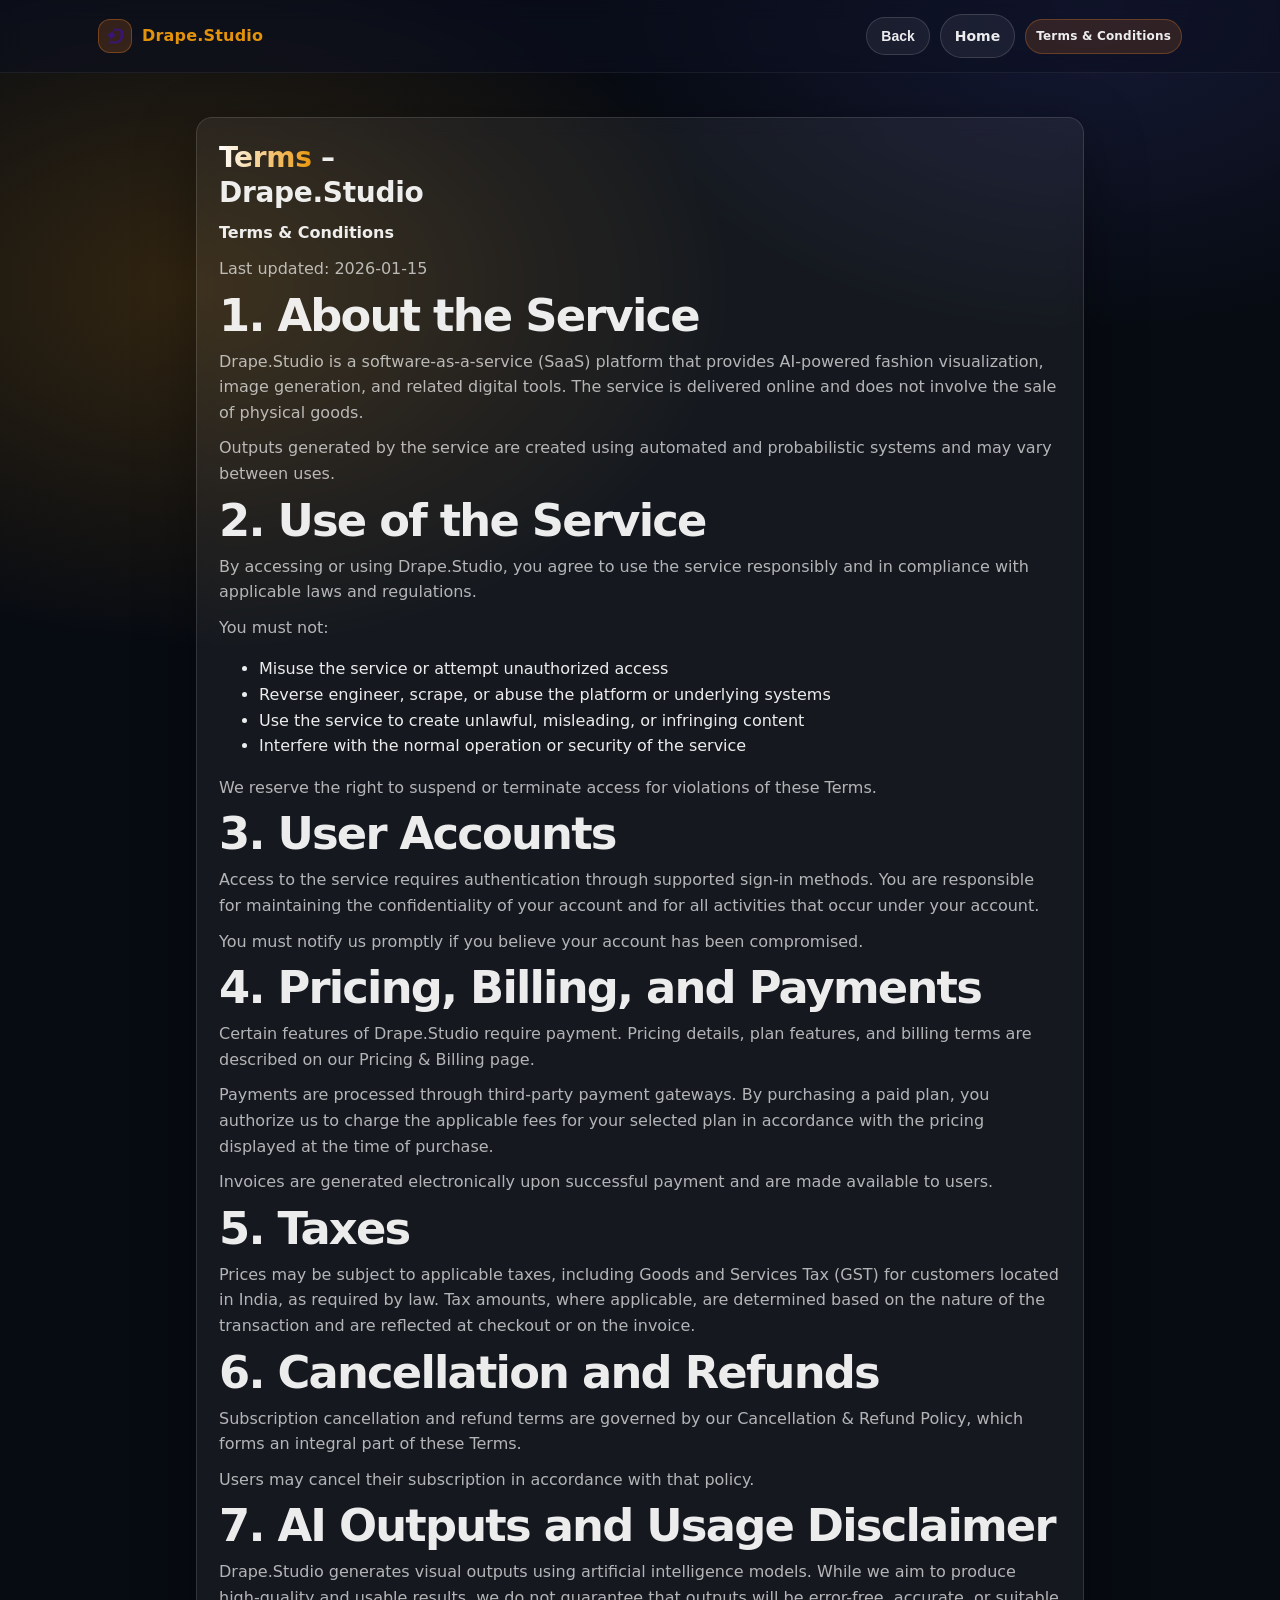
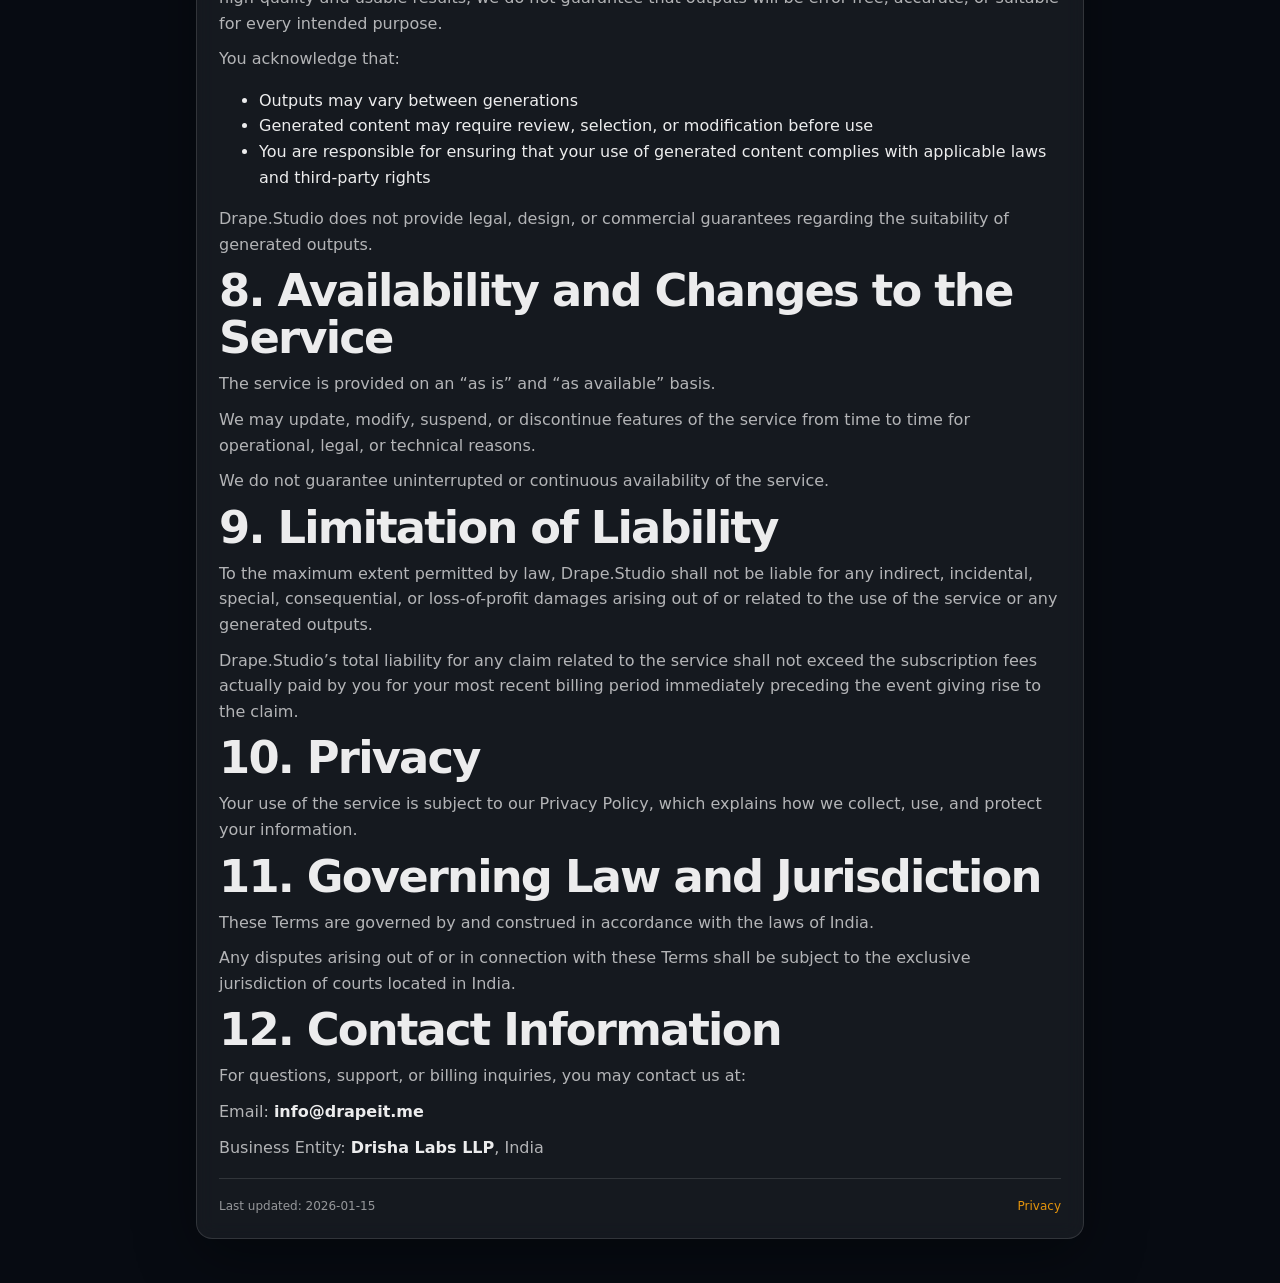
<file: docs/terms.html>
<!doctype html>
<html lang="en">
  <head>
    <meta charset="utf-8" />
    <meta name="viewport" content="width=device-width, initial-scale=1" />
    <title>Terms &ndash; Drape.Studio</title>
    <link rel="icon" type="image/png" href="./assets/logo/logo.png" />
    <link rel="apple-touch-icon" href="./assets/logo/logo.png" />
    <link rel="stylesheet" href="./styles.css" />
    <style>
      :root {
        --bg: #070b12;
        --panel: rgba(255, 255, 255, 0.06);
        --border: rgba(255, 255, 255, 0.12);
        --text: rgba(255, 255, 255, 0.92);
        --muted: rgba(255, 255, 255, 0.68);
        --accent: #f59e0b;
      }
      * { box-sizing: border-box; }
      body {
        margin: 0;
        font-family: system-ui, -apple-system, Segoe UI, Roboto, Arial, sans-serif;
        line-height: 1.6;
        background: radial-gradient(900px 600px at 15% 10%, rgba(245, 158, 11, 0.18), transparent 60%),
          radial-gradient(900px 600px at 85% 0%, rgba(99, 102, 241, 0.16), transparent 55%),
          var(--bg);
        color: var(--text);
      }
      a { color: rgba(245, 158, 11, 0.92); text-decoration: none; }
      a:hover { text-decoration: underline; }
      .wrap {
        max-width: 920px;
        margin: 44px auto;
        padding: 0 16px;
      }
      .top {
        display: flex;
        align-items: center;
        justify-content: space-between;
        gap: 14px;
        margin-bottom: 16px;
      }
      .brand {
        display: inline-flex;
        align-items: center;
        gap: 10px;
        font-weight: 800;
        letter-spacing: 0.2px;
      }
      .dot {
        width: 10px;
        height: 10px;
        border-radius: 999px;
        background: var(--accent);
        box-shadow: 0 0 22px rgba(245, 158, 11, 0.35);
      }
      .card {
        border: 1px solid var(--border);
        background: var(--panel);
        border-radius: 16px;
        padding: 22px;
        box-shadow: 0 18px 60px rgba(0, 0, 0, 0.35);
        backdrop-filter: blur(10px);
      }
      h1 {
        margin: 0 0 10px 0;
        font-size: 28px;
        line-height: 1.25;
        letter-spacing: -0.3px;
      }
      .gradient {
        background: linear-gradient(90deg, #fff, rgba(245, 158, 11, 0.95));
        -webkit-background-clip: text;
        background-clip: text;
        color: transparent;
      }
      p { margin: 10px 0; color: var(--muted); }
      p strong, b { color: var(--text); }
      hr {
        border: none;
        border-top: 1px solid rgba(255, 255, 255, 0.12);
        margin: 18px 0;
      }
      .meta {
        display: flex;
        justify-content: space-between;
        gap: 12px;
        flex-wrap: wrap;
        color: rgba(255, 255, 255, 0.55);
        font-size: 12px;
      }
      .pill {
        display: inline-flex;
        align-items: center;
        gap: 8px;
        padding: 7px 10px;
        border-radius: 999px;
        border: 1px solid rgba(255, 255, 255, 0.14);
        background: rgba(255, 255, 255, 0.04);
        color: rgba(255, 255, 255, 0.72);
        font-size: 12px;
      }
    </style>
  </head>
  <body>
    <div class="ds-topbar">
      <div class="ds-wrap">
        <div class="ds-topbar-inner">
          <a href="./index.html" class="ds-brand">
            <div class="ds-brand-badge"><img src="./assets/logo/logo.png" alt="Logo" style="width:24px; height:24px;" /></div>
            <div>Drape.Studio</div>
          </a>
          <div class="ds-nav-actions">
            <button class="ds-nav-btn" type="button" onclick="goBack()">Back</button>
            <a class="ds-nav-btn" href="./index.html">Home</a>
            <span class="ds-nav-chip">Terms &amp; Conditions</span>
          </div>
        </div>
      </div>
    </div>

    <div class="wrap">

      <div class="card">
        <h1><span class="gradient">Terms</span> &ndash; Drape.Studio</h1>
        <p><b>Terms &amp; Conditions</b></p>
        <p>Last updated: 2026-01-15</p>

        <h2>1. About the Service</h2>
        <p>
          Drape.Studio is a software-as-a-service (SaaS) platform that provides
          AI-powered fashion visualization, image generation, and related digital
          tools. The service is delivered online and does not involve the sale of
          physical goods.
        </p>
        <p>
          Outputs generated by the service are created using automated and
          probabilistic systems and may vary between uses.
        </p>

        <h2>2. Use of the Service</h2>
        <p>
          By accessing or using Drape.Studio, you agree to use the service responsibly
          and in compliance with applicable laws and regulations.
        </p>
        <p>You must not:</p>
        <ul>
          <li>Misuse the service or attempt unauthorized access</li>
          <li>Reverse engineer, scrape, or abuse the platform or underlying systems</li>
          <li>Use the service to create unlawful, misleading, or infringing content</li>
          <li>Interfere with the normal operation or security of the service</li>
        </ul>
        <p>
          We reserve the right to suspend or terminate access for violations of these
          Terms.
        </p>

        <h2>3. User Accounts</h2>
        <p>
          Access to the service requires authentication through supported sign-in
          methods. You are responsible for maintaining the confidentiality of your
          account and for all activities that occur under your account.
        </p>
        <p>
          You must notify us promptly if you believe your account has been compromised.
        </p>

        <h2>4. Pricing, Billing, and Payments</h2>
        <p>
          Certain features of Drape.Studio require payment. Pricing details, plan
          features, and billing terms are described on our Pricing &amp; Billing page.
        </p>
        <p>
          Payments are processed through third-party payment gateways. By purchasing a
          paid plan, you authorize us to charge the applicable fees for your selected
          plan in accordance with the pricing displayed at the time of purchase.
        </p>
        <p>
          Invoices are generated electronically upon successful payment and are made
          available to users.
        </p>

        <h2>5. Taxes</h2>
        <p>
          Prices may be subject to applicable taxes, including Goods and Services Tax
          (GST) for customers located in India, as required by law. Tax amounts, where
          applicable, are determined based on the nature of the transaction and are
          reflected at checkout or on the invoice.
        </p>

        <h2>6. Cancellation and Refunds</h2>
        <p>
          Subscription cancellation and refund terms are governed by our Cancellation
          &amp; Refund Policy, which forms an integral part of these Terms.
        </p>
        <p>
          Users may cancel their subscription in accordance with that policy.
        </p>

        <h2>7. AI Outputs and Usage Disclaimer</h2>
        <p>
          Drape.Studio generates visual outputs using artificial intelligence models.
          While we aim to produce high-quality and usable results, we do not guarantee
          that outputs will be error-free, accurate, or suitable for every intended
          purpose.
        </p>
        <p>You acknowledge that:</p>
        <ul>
          <li>Outputs may vary between generations</li>
          <li>
            Generated content may require review, selection, or modification before
            use
          </li>
          <li>
            You are responsible for ensuring that your use of generated content
            complies with applicable laws and third-party rights
          </li>
        </ul>
        <p>
          Drape.Studio does not provide legal, design, or commercial guarantees
          regarding the suitability of generated outputs.
        </p>

        <h2>8. Availability and Changes to the Service</h2>
        <p>
          The service is provided on an &ldquo;as is&rdquo; and &ldquo;as available&rdquo; basis.
        </p>
        <p>
          We may update, modify, suspend, or discontinue features of the service from
          time to time for operational, legal, or technical reasons.
        </p>
        <p>
          We do not guarantee uninterrupted or continuous availability of the service.
        </p>

        <h2>9. Limitation of Liability</h2>
        <p>
          To the maximum extent permitted by law, Drape.Studio shall not be liable for
          any indirect, incidental, special, consequential, or loss-of-profit damages
          arising out of or related to the use of the service or any generated outputs.
        </p>
        <p>
          Drape.Studio&rsquo;s total liability for any claim related to the service shall not
          exceed the subscription fees actually paid by you for your most recent
          billing period immediately preceding the event giving rise to the claim.
        </p>

        <h2>10. Privacy</h2>
        <p>
          Your use of the service is subject to our Privacy Policy, which explains how
          we collect, use, and protect your information.
        </p>

        <h2>11. Governing Law and Jurisdiction</h2>
        <p>
          These Terms are governed by and construed in accordance with the laws of
          India.
        </p>
        <p>
          Any disputes arising out of or in connection with these Terms shall be
          subject to the exclusive jurisdiction of courts located in India.
        </p>

        <h2>12. Contact Information</h2>
        <p>
          For questions, support, or billing inquiries, you may contact us at:
        </p>
        <p>Email: <b>info@drapeit.me</b></p>
        <p>Business Entity: <b>Drisha Labs LLP</b>, India</p>

        <hr />
        <div class="meta">
          <div>Last updated: 2026-01-15</div>
          <div><a href="/privacy">Privacy</a></div>
        </div>
      </div>
    </div>
    <script src="./script.js"></script>
  </body>
</html>
</file>
<file: docs/styles.css>
:root {
  --bg: #f4efe7;
  --bg-deep: #121217;
  --panel: rgba(255, 255, 255, 0.76);
  --panel-strong: rgba(255, 255, 255, 0.9);
  --panel-dark: rgba(20, 24, 34, 0.88);
  --text: #18161b;
  --text-soft: rgba(24, 22, 27, 0.72);
  --text-inverse: rgba(255, 255, 255, 0.92);
  --border: rgba(24, 22, 27, 0.08);
  --border-strong: rgba(255, 255, 255, 0.12);
  --accent: #d86f22;
  --accent-2: #194a88;
  --accent-3: #0f8a62;
  --shadow: 0 24px 80px rgba(15, 18, 28, 0.12);
  --shadow-dark: 0 28px 100px rgba(0, 0, 0, 0.28);
  --max: 1180px;
  --radius-xl: 32px;
  --radius-lg: 22px;
  --radius-md: 16px;
}

* {
  box-sizing: border-box;
}

html {
  scroll-behavior: smooth;
}

body {
  margin: 0;
  color: var(--text);
  font-family: "Segoe UI", "Helvetica Neue", Arial, sans-serif;
  background:
    radial-gradient(900px 500px at 10% 0%, rgba(216, 111, 34, 0.16), transparent 60%),
    radial-gradient(800px 520px at 95% 10%, rgba(25, 74, 136, 0.12), transparent 60%),
    linear-gradient(180deg, #f8f4ec 0%, #f3ede4 45%, #f7f3ee 100%);
  line-height: 1.5;
}

img {
  display: block;
  max-width: 100%;
}

a {
  color: inherit;
  text-decoration: none;
}

.wrap {
  width: min(var(--max), calc(100% - 40px));
  margin: 0 auto;
}

.topbar {
  position: sticky;
  top: 0;
  z-index: 40;
  backdrop-filter: blur(18px);
  background: rgba(248, 244, 236, 0.72);
  border-bottom: 1px solid rgba(24, 22, 27, 0.06);
}

.topbar-inner {
  display: flex;
  align-items: center;
  justify-content: space-between;
  gap: 20px;
  min-height: 78px;
}

.brand {
  display: inline-flex;
  align-items: center;
  gap: 12px;
  font-weight: 700;
  letter-spacing: 0.02em;
}

.brand-badge {
  width: 44px;
  height: 44px;
  border-radius: 14px;
  display: grid;
  place-items: center;
  background: linear-gradient(135deg, rgba(216, 111, 34, 0.14), rgba(25, 74, 136, 0.14));
  border: 1px solid rgba(24, 22, 27, 0.08);
  box-shadow: inset 0 1px 0 rgba(255, 255, 255, 0.55);
}

.brand-badge img {
  width: 26px;
  height: 26px;
}

.brand-copy {
  display: flex;
  flex-direction: column;
  line-height: 1.05;
}

.brand-copy small {
  color: var(--text-soft);
  font-size: 12px;
  font-weight: 600;
  letter-spacing: 0.08em;
  text-transform: uppercase;
}

.nav {
  display: flex;
  align-items: center;
  gap: 10px;
  flex-wrap: wrap;
  justify-content: flex-end;
}

.nav-link,
.btn {
  border-radius: 999px;
  padding: 12px 16px;
  font-size: 14px;
  font-weight: 700;
  transition: transform 140ms ease, background 140ms ease, border-color 140ms ease;
}

.nav-link {
  color: var(--text-soft);
}

.nav-link:hover,
.btn:hover {
  transform: translateY(-1px);
}

.btn {
  display: inline-flex;
  align-items: center;
  justify-content: center;
  gap: 8px;
  border: 1px solid transparent;
}

.btn-icon {
  width: 18px;
  height: 18px;
  display: inline-flex;
  align-items: center;
  justify-content: center;
  flex: 0 0 auto;
}

.btn-icon svg {
  width: 18px;
  height: 18px;
  display: block;
}

.btn-primary {
  color: white;
  background: linear-gradient(135deg, #181b27 0%, #28416f 100%);
  box-shadow: 0 16px 40px rgba(24, 27, 39, 0.18);
}

.btn-secondary {
  color: var(--text);
  background: rgba(255, 255, 255, 0.72);
  border-color: rgba(24, 22, 27, 0.08);
}

.hero {
  padding: 42px 0 28px;
}

.hero-grid {
  display: grid;
  grid-template-columns: 1.08fr 0.92fr;
  gap: 22px;
  align-items: stretch;
}

.panel {
  border-radius: var(--radius-xl);
  border: 1px solid var(--border);
  background: var(--panel);
  box-shadow: var(--shadow);
  overflow: hidden;
}

.hero-copy {
  padding: 34px;
  min-height: 620px;
  display: flex;
  flex-direction: column;
  justify-content: center;
  gap: 28px;
  background:
    linear-gradient(180deg, rgba(255, 255, 255, 0.55), rgba(255, 255, 255, 0.72)),
    radial-gradient(700px 340px at 0% 0%, rgba(216, 111, 34, 0.12), transparent 70%);
}

h1 {
  margin: 0 0 14px;
  font-size: clamp(42px, 6vw, 72px);
  line-height: 0.98;
  letter-spacing: -0.05em;
  max-width: 10ch;
}

.lead {
  margin: 0;
  color: var(--text-soft);
  font-size: 18px;
  max-width: 58ch;
}

.hero-points {
  display: grid;
  grid-template-columns: repeat(3, minmax(0, 1fr));
  gap: 12px;
  margin: 26px 0 0;
}

.mini-card {
  padding: 14px;
  border-radius: var(--radius-md);
  background: rgba(255, 255, 255, 0.74);
  border: 1px solid rgba(24, 22, 27, 0.07);
}

.mini-card strong {
  display: block;
  margin-bottom: 5px;
  font-size: 13px;
  text-transform: uppercase;
  letter-spacing: 0.06em;
}

.mini-card span {
  color: var(--text-soft);
  font-size: 14px;
}

.hero-actions {
  display: flex;
  gap: 12px;
  flex-wrap: wrap;
  margin-top: 30px;
}

.hero-visual {
  background:
    radial-gradient(700px 400px at 80% 10%, rgba(216, 111, 34, 0.22), transparent 62%),
    radial-gradient(500px 340px at 15% 18%, rgba(25, 74, 136, 0.2), transparent 60%),
    linear-gradient(180deg, #111521 0%, #171c2a 100%);
  border: 1px solid rgba(255, 255, 255, 0.08);
  box-shadow: var(--shadow-dark);
  padding: 20px;
  display: grid;
  grid-template-rows: 1fr;
}

.visual-grid {
  display: grid;
  grid-template-columns: repeat(2, minmax(0, 1fr));
  gap: 14px;
  height: 100%;
  align-items: stretch;
}

.visual-stack,
.visual-side {
  display: grid;
  grid-template-rows: repeat(2, minmax(0, 1fr));
  gap: 14px;
}

.media-card {
  position: relative;
  overflow: hidden;
  border-radius: 24px;
  background: rgba(255, 255, 255, 0.06);
  border: 1px solid rgba(255, 255, 255, 0.08);
  min-height: 220px;
}

.media-card.portrait {
  width: min(100%, 340px);
  aspect-ratio: 4 / 5;
  min-height: 0;
  margin-inline: auto;
}

.media-card.portrait-tall {
  width: min(100%, 300px);
  aspect-ratio: 9 / 16;
  min-height: 0;
  margin-inline: auto;
}

.media-card.portrait-hero {
  width: 100%;
  height: 100%;
  aspect-ratio: auto;
  min-height: 260px;
  margin-inline: auto;
}

.media-card img {
  width: 100%;
  height: 100%;
  object-fit: cover;
}

.section {
  padding: 30px 0;
}

.section-head {
  display: flex;
  justify-content: space-between;
  gap: 20px;
  align-items: end;
  margin-bottom: 18px;
}

.section-kicker {
  color: var(--accent-2);
  font-size: 12px;
  font-weight: 800;
  letter-spacing: 0.1em;
  text-transform: uppercase;
  margin-bottom: 10px;
}

h2 {
  margin: 0;
  font-size: clamp(30px, 3.5vw, 48px);
  line-height: 1.05;
  letter-spacing: -0.04em;
}

.section-copy {
  margin: 0;
  max-width: 56ch;
  color: var(--text-soft);
  font-size: 16px;
}

.card {
  border-radius: var(--radius-lg);
  border: 1px solid var(--border);
  background: var(--panel-strong);
  box-shadow: var(--shadow);
  overflow: hidden;
}

.models,
.footer-grid {
  display: grid;
  gap: 16px;
}

.models {
  grid-template-columns: repeat(2, minmax(0, 1fr));
  gap: 18px;
}

.overview-shell {
  display: grid;
  grid-template-columns: 1.08fr 0.92fr;
  gap: 18px;
  align-items: stretch;
}

.overview-main {
  padding: 24px;
  display: grid;
  gap: 16px;
  min-height: 520px;
}

.overview-copy {
  display: grid;
  grid-template-columns: 1.1fr 0.9fr;
  gap: 16px;
}

.overview-lead {
  padding: 22px;
  border-radius: 22px;
  background: linear-gradient(180deg, rgba(255, 255, 255, 0.94), rgba(255, 255, 255, 0.82));
  border: 1px solid rgba(24, 22, 27, 0.08);
}

.overview-lead p,
.overview-notes p {
  margin: 0;
  color: var(--text-soft);
}

.overview-notes {
  display: grid;
  gap: 16px;
}

.overview-note {
  padding: 20px;
  border-radius: 22px;
  background: rgba(255, 255, 255, 0.7);
  border: 1px solid rgba(24, 22, 27, 0.08);
}

.overview-note strong {
  display: block;
  margin-bottom: 6px;
  font-size: 13px;
  letter-spacing: 0.08em;
  text-transform: uppercase;
}

.overview-panels {
  display: grid;
  grid-template-columns: 1fr 1fr;
  gap: 16px;
}

.overview-panel {
  padding: 22px;
  border-radius: 22px;
  background: rgba(255, 255, 255, 0.78);
  border: 1px solid rgba(24, 22, 27, 0.08);
}

.overview-panel h3 {
  margin: 0 0 12px;
  font-size: 18px;
  letter-spacing: -0.02em;
}

.overview-tags,
.overview-list {
  display: flex;
  flex-wrap: wrap;
  gap: 10px;
}

.overview-tag,
.overview-list span {
  display: inline-flex;
  align-items: center;
  min-height: 38px;
  padding: 8px 12px;
  border-radius: 999px;
  background: rgba(24, 22, 27, 0.05);
  color: var(--text-soft);
  font-size: 14px;
  border: 1px solid rgba(24, 22, 27, 0.06);
}

.overview-feature {
  padding: 20px;
  border-radius: 24px;
  min-height: 520px;
  display: grid;
  grid-template-rows: auto 1fr auto;
  gap: 16px;
  background:
    radial-gradient(500px 260px at 80% 10%, rgba(216, 111, 34, 0.18), transparent 70%),
    linear-gradient(180deg, #151a26 0%, #1b2231 100%);
  color: var(--text-inverse);
  box-shadow: var(--shadow-dark);
}

.overview-feature p {
  margin: 0;
  color: rgba(255, 255, 255, 0.68);
}

.overview-feature .media-card {
  min-height: 0;
}

.overview-carousel {
  position: relative;
  min-height: 0;
  height: 420px;
  border-radius: 24px;
  overflow: hidden;
  display: flex;
  align-items: center;
  justify-content: center;
}

.overview-carousel-slide {
  position: absolute;
  top: 0;
  bottom: 0;
  left: 50%;
  width: 62%;
  min-height: 0;
  opacity: 0;
  transform: translateX(-50%) scale(0.96);
  transition: opacity 700ms ease, transform 900ms ease;
  pointer-events: none;
}

.overview-carousel-slide.is-active {
  opacity: 1;
  transform: translateX(-50%) scale(1);
  z-index: 3;
}

.overview-carousel-slide.is-prev {
  opacity: 0.38;
  transform: translateX(-88%) scale(0.9);
  z-index: 2;
}

.overview-carousel-slide.is-next {
  opacity: 0.38;
  transform: translateX(-12%) scale(0.9);
  z-index: 2;
}

.overview-carousel-slide.is-hidden {
  opacity: 0;
  transform: translateX(-50%) scale(0.9);
  z-index: 1;
}

.pill {
  width: fit-content;
  padding: 8px 12px;
  border-radius: 999px;
  font-size: 12px;
  font-weight: 800;
  letter-spacing: 0.08em;
  text-transform: uppercase;
  border: 1px solid rgba(24, 22, 27, 0.08);
  background: rgba(255, 255, 255, 0.66);
  color: var(--text-soft);
}

.model-card {
  padding: 28px;
  min-height: 380px;
  display: grid;
  grid-template-rows: auto auto 1fr auto;
  gap: 18px;
}

.model-card.service {
  background:
    radial-gradient(500px 260px at 0% 0%, rgba(216, 111, 34, 0.1), transparent 70%),
    rgba(255, 255, 255, 0.92);
}

.model-card.whatsapp {
  background:
    radial-gradient(500px 260px at 100% 0%, rgba(15, 138, 98, 0.14), transparent 70%),
    rgba(255, 255, 255, 0.92);
}

.model-card h3,
.contact-card h3 {
  margin: 0;
  font-size: 24px;
  letter-spacing: -0.03em;
}

.model-card p,
.contact-card p {
  margin: 0;
  color: var(--text-soft);
}

.model-list {
  display: grid;
  gap: 10px;
}

.model-item {
  display: grid;
  grid-template-columns: 18px 1fr;
  gap: 10px;
  align-items: start;
  color: var(--text-soft);
}

.model-item::before {
  content: "";
  width: 10px;
  height: 10px;
  margin-top: 7px;
  border-radius: 999px;
  background: linear-gradient(135deg, var(--accent), var(--accent-2));
}

.model-actions {
  display: flex;
  justify-content: flex-start;
  align-items: center;
}

.model-cta-block {
  display: grid;
  gap: 8px;
}

.model-cta-block .model-actions {
  justify-content: center;
}

.quote-band {
  border-radius: var(--radius-xl);
  background:
    linear-gradient(135deg, rgba(17, 21, 33, 0.96), rgba(28, 36, 54, 0.96));
  color: var(--text-inverse);
  box-shadow: var(--shadow-dark);
  padding: 32px;
  position: relative;
  overflow: hidden;
}

.quote-band::after {
  content: "";
  position: absolute;
  inset: auto -5% -35% auto;
  width: 260px;
  height: 260px;
  border-radius: 999px;
  background: radial-gradient(circle, rgba(216, 111, 34, 0.32), transparent 65%);
  pointer-events: none;
}

.quote-band p {
  margin: 0;
  max-width: 58ch;
  color: rgba(255, 255, 255, 0.74);
  font-size: 18px;
}

.quote-band strong {
  color: white;
}

.whatsapp-band {
  border-radius: var(--radius-xl);
  background:
    radial-gradient(600px 260px at 0% 0%, rgba(15, 138, 98, 0.14), transparent 70%),
    linear-gradient(180deg, rgba(255, 255, 255, 0.86), rgba(255, 255, 255, 0.94));
  border: 1px solid rgba(24, 22, 27, 0.08);
  box-shadow: var(--shadow);
  padding: 26px;
  display: grid;
  gap: 22px;
}

.whatsapp-intro {
  margin: 0;
  color: var(--text-soft);
  font-size: 17px;
}

.whatsapp-steps {
  display: grid;
  grid-template-columns: repeat(3, minmax(0, 1fr));
  gap: 16px;
}

.whatsapp-step {
  padding: 18px;
  display: grid;
  gap: 16px;
  background: rgba(255, 255, 255, 0.92);
}

.whatsapp-shot {
  width: min(100%, 270px);
  aspect-ratio: 10 / 16;
  min-height: 0;
  margin-inline: auto;
  background: rgba(24, 22, 27, 0.04);
  border: 1px solid rgba(24, 22, 27, 0.08);
}

.whatsapp-shot img {
  object-fit: contain;
  background: #ffffff;
}

.whatsapp-step-copy {
  display: grid;
  gap: 10px;
}

.whatsapp-step-number {
  display: inline-flex;
  width: fit-content;
  align-items: center;
  padding: 6px 10px;
  border-radius: 999px;
  font-size: 11px;
  font-weight: 800;
  letter-spacing: 0.08em;
  text-transform: uppercase;
  color: #0f8a62;
  background: rgba(15, 138, 98, 0.12);
  border: 1px solid rgba(15, 138, 98, 0.18);
}

.whatsapp-step h3 {
  margin: 0;
  font-size: 22px;
  letter-spacing: -0.03em;
}

.whatsapp-step p {
  margin: 0;
  color: var(--text-soft);
}

.whatsapp-actions {
  display: flex;
  justify-content: center;
}

.portfolio-groups {
  display: grid;
  gap: 28px;
}

.portfolio-group {
  display: grid;
  gap: 18px;
}

.portfolio-group-head {
  display: flex;
  align-items: end;
  justify-content: space-between;
  gap: 18px;
}

.portfolio-group h3 {
  margin: 0;
  font-size: clamp(28px, 3vw, 38px);
  letter-spacing: -0.04em;
}

.portfolio-group p {
  margin: 6px 0 0;
  color: var(--text-soft);
  max-width: 56ch;
}

.portfolio-grid {
  display: grid;
  grid-template-columns: repeat(4, minmax(0, 1fr));
  gap: 16px;
}

.portfolio-tile {
  margin: 0;
  border-radius: 24px;
  overflow: hidden;
  aspect-ratio: 3 / 4;
  background: rgba(255, 255, 255, 0.7);
  border: 1px solid rgba(24, 22, 27, 0.08);
  box-shadow: 0 18px 34px rgba(24, 22, 27, 0.08);
}

.portfolio-tile img {
  width: 100%;
  height: 100%;
  display: block;
  object-fit: cover;
}

.cta-panel {
  display: grid;
  grid-template-columns: 1.1fr 0.9fr;
  gap: 18px;
  align-items: stretch;
  border-radius: var(--radius-xl);
  background:
    radial-gradient(600px 260px at 0% 0%, rgba(216, 111, 34, 0.18), transparent 70%),
    linear-gradient(135deg, rgba(20, 24, 34, 0.96), rgba(18, 35, 54, 0.96));
  color: var(--text-inverse);
  box-shadow: var(--shadow-dark);
  padding: 24px;
}

.cta-copy {
  padding: 10px;
}

.cta-copy p {
  margin: 0;
  max-width: 52ch;
  color: rgba(255, 255, 255, 0.72);
}

.cta-copy h2 {
  margin-bottom: 14px;
}

.cta-actions {
  display: flex;
  gap: 12px;
  flex-wrap: wrap;
  margin-top: 24px;
  align-items: flex-start;
}

.cta-action-block {
  display: grid;
  gap: 8px;
  justify-items: center;
}

.email-fallback-note {
  margin: 0;
  font-size: 13px;
  color: var(--text-soft);
  text-align: center;
}

.email-fallback-note a {
  color: var(--text);
  text-decoration: underline;
  text-decoration-color: rgba(24, 22, 27, 0.18);
}

.cta-panel .email-fallback-note {
  color: rgba(255, 255, 255, 0.72);
}

.cta-panel .email-fallback-note a {
  color: rgba(255, 255, 255, 0.92);
  text-decoration-color: rgba(255, 255, 255, 0.24);
}

.section-contact .wrap {
  border-top: 1px solid rgba(24, 22, 27, 0.1);
  padding-top: 34px;
}

.contact-card {
  padding: 22px;
  background: rgba(255, 255, 255, 0.08);
  border: 1px solid rgba(255, 255, 255, 0.1);
  color: var(--text-inverse);
}

.contact-card p,
.contact-card a {
  color: rgba(255, 255, 255, 0.74);
}

.contact-card a {
  text-decoration: underline;
  text-decoration-color: rgba(255, 255, 255, 0.22);
}

footer {
  padding: 18px 0 24px;
}

.footer-shell {
  border-top: 1px solid rgba(24, 22, 27, 0.08);
  padding-top: 16px;
}

.footer-grid {
  grid-template-columns: 1fr auto 1fr;
  align-items: center;
  gap: 16px;
}

.footer-brand .brand {
  transform-origin: left center;
  transform: scale(0.92);
}

.footer-made {
  text-align: center;
  color: var(--text-soft);
  font-size: 13px;
  font-weight: 600;
  white-space: nowrap;
}

.footer-links {
  display: flex;
  gap: 16px;
  flex-wrap: wrap;
  justify-content: flex-end;
  align-items: center;
  color: var(--text-soft);
  font-size: 13px;
}

.footer-links a:hover,
.nav-link:hover {
  color: var(--text);
}

.muted {
  color: var(--text-soft);
}

.ds-wrap {
  max-width: 1120px;
  margin: 0 auto;
  padding: 0 18px;
}

.ds-topbar {
  position: sticky;
  top: 0;
  z-index: 20;
  backdrop-filter: blur(10px);
  background: rgba(11, 16, 32, 0.55);
  border-bottom: 1px solid rgba(255, 255, 255, 0.06);
}

.ds-topbar-inner {
  display: flex;
  align-items: center;
  justify-content: space-between;
  padding: 14px 0;
  gap: 14px;
}

.ds-brand {
  display: flex;
  align-items: center;
  gap: 10px;
  font-weight: 650;
  letter-spacing: 0.2px;
}

.ds-brand-badge {
  width: 34px;
  height: 34px;
  border-radius: 12px;
  display: grid;
  place-items: center;
  background: rgba(255, 138, 41, 0.16);
  border: 1px solid rgba(255, 138, 41, 0.32);
}

.ds-nav-actions {
  display: flex;
  gap: 10px;
  flex-wrap: wrap;
  justify-content: flex-end;
  align-items: center;
}

.ds-nav-btn {
  border: 1px solid rgba(255, 255, 255, 0.14);
  background: rgba(255, 255, 255, 0.06);
  color: rgba(255, 255, 255, 0.92);
  padding: 10px 14px;
  border-radius: 999px;
  display: inline-flex;
  align-items: center;
  gap: 8px;
  font-size: 14px;
  font-weight: 600;
  cursor: pointer;
  user-select: none;
  transition: transform 120ms ease, background 120ms ease, border-color 120ms ease;
  white-space: nowrap;
  text-decoration: none;
}

.ds-nav-btn:hover {
  transform: translateY(-1px);
  background: rgba(255, 255, 255, 0.08);
  border-color: rgba(255, 255, 255, 0.14);
}

.ds-nav-chip {
  display: inline-flex;
  align-items: center;
  gap: 8px;
  padding: 7px 10px;
  border-radius: 999px;
  font-size: 12px;
  font-weight: 800;
  letter-spacing: 0.2px;
  background: rgba(255, 138, 41, 0.14);
  border: 1px solid rgba(255, 138, 41, 0.28);
  color: rgba(255, 255, 255, 0.92);
}

@media (max-width: 1100px) {
  .hero-grid,
  .overview-shell,
  .overview-copy,
  .cta-panel,
  .footer-grid {
    grid-template-columns: 1fr;
  }

  .overview-panels {
    grid-template-columns: repeat(2, minmax(0, 1fr));
  }

  .models {
    grid-template-columns: 1fr;
  }

  .whatsapp-steps {
    grid-template-columns: 1fr;
  }

  .portfolio-grid {
    grid-template-columns: repeat(2, minmax(0, 1fr));
  }
}

@media (max-width: 820px) {
  .topbar-inner,
  .section-head {
    align-items: start;
    flex-direction: column;
  }

  .hero-copy,
  .hero-visual {
    min-height: auto;
  }

  .hero-points,
  .overview-panels,
  .hero-grid,
  .portfolio-grid {
    grid-template-columns: 1fr;
  }

  .overview-carousel {
    height: 360px;
  }

  .overview-carousel-slide {
    width: 74%;
  }

  .overview-carousel-slide.is-prev {
    transform: translateX(-92%) scale(0.9);
  }

  .overview-carousel-slide.is-next {
    transform: translateX(-8%) scale(0.9);
  }

  .visual-grid {
    grid-template-columns: 1fr;
  }

  .media-card.portrait,
  .media-card.portrait-tall,
  .media-card.portrait-hero {
    width: min(100%, 340px);
  }

  .wrap {
    width: min(var(--max), calc(100% - 28px));
  }

  h1 {
    max-width: none;
  }

  .footer-brand .brand {
    transform: none;
  }

  .footer-made,
  .footer-links {
    justify-content: center;
    text-align: center;
  }
}
</file>
